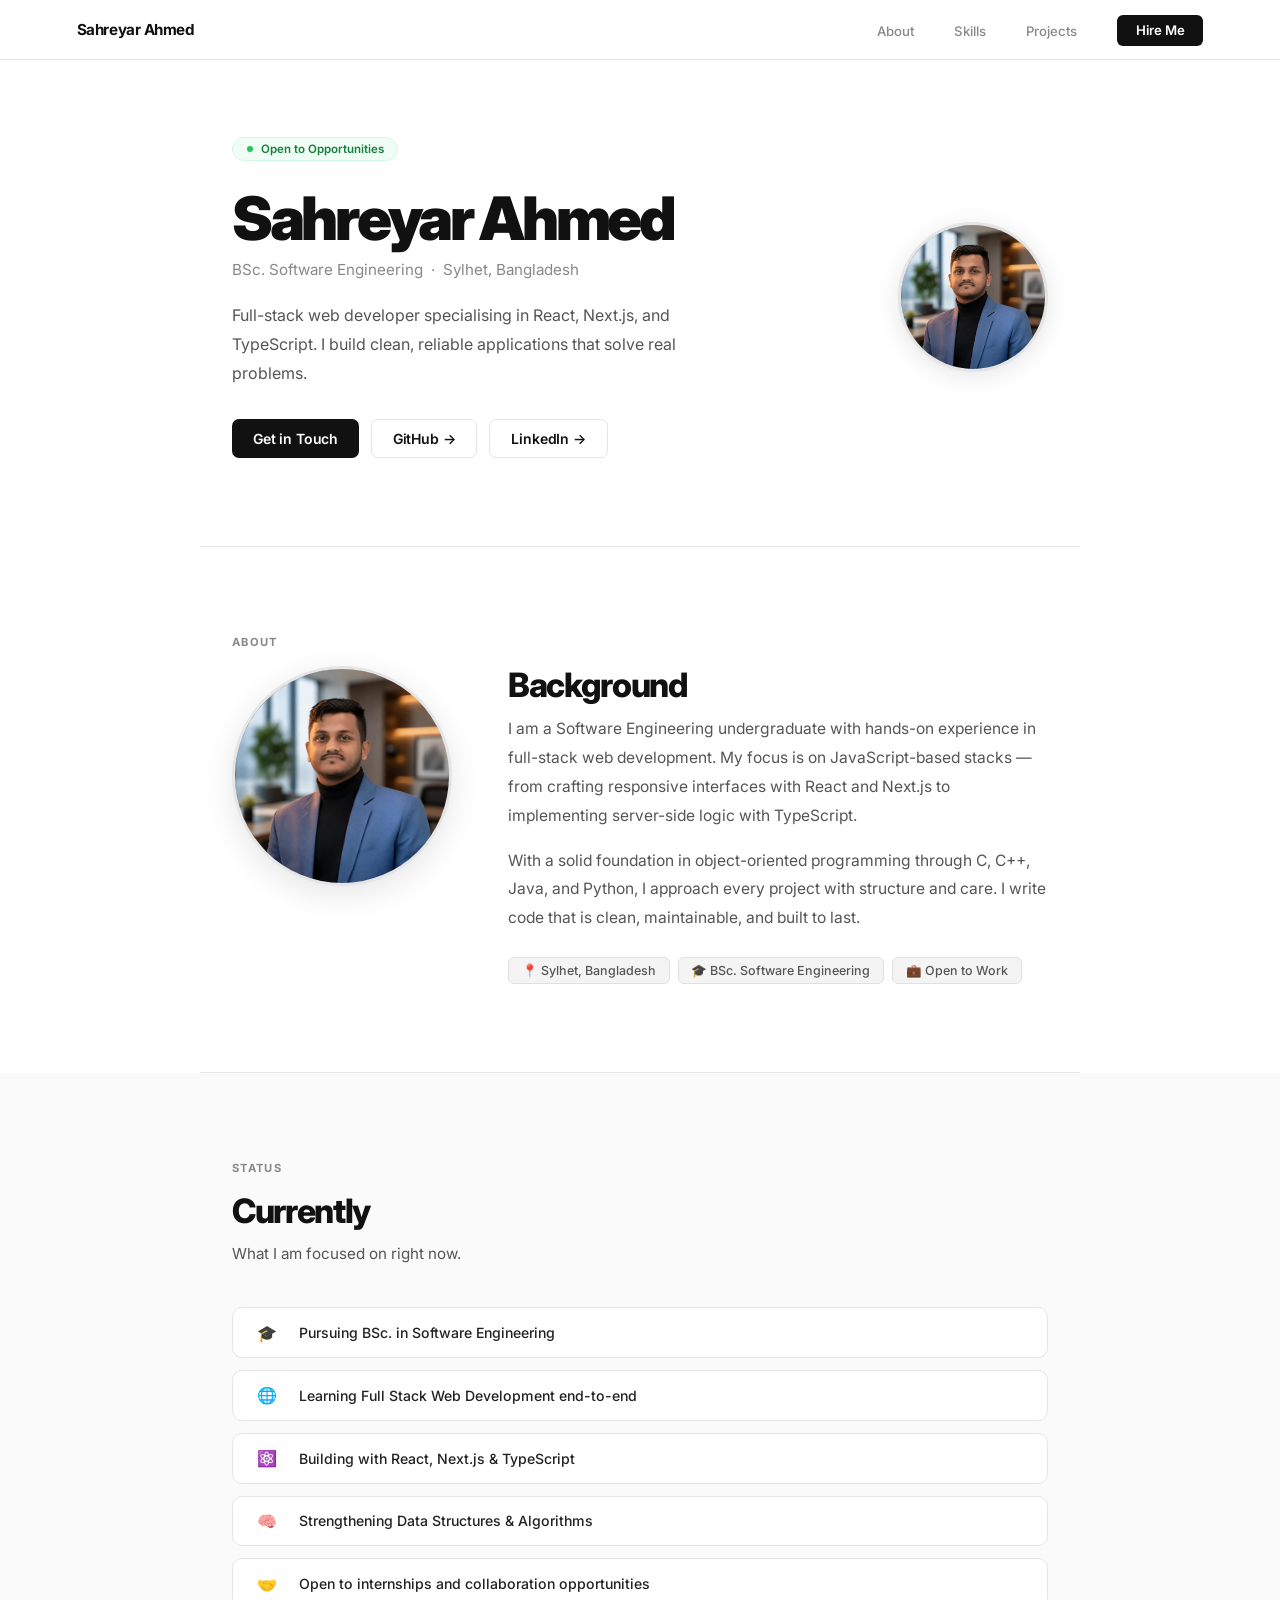
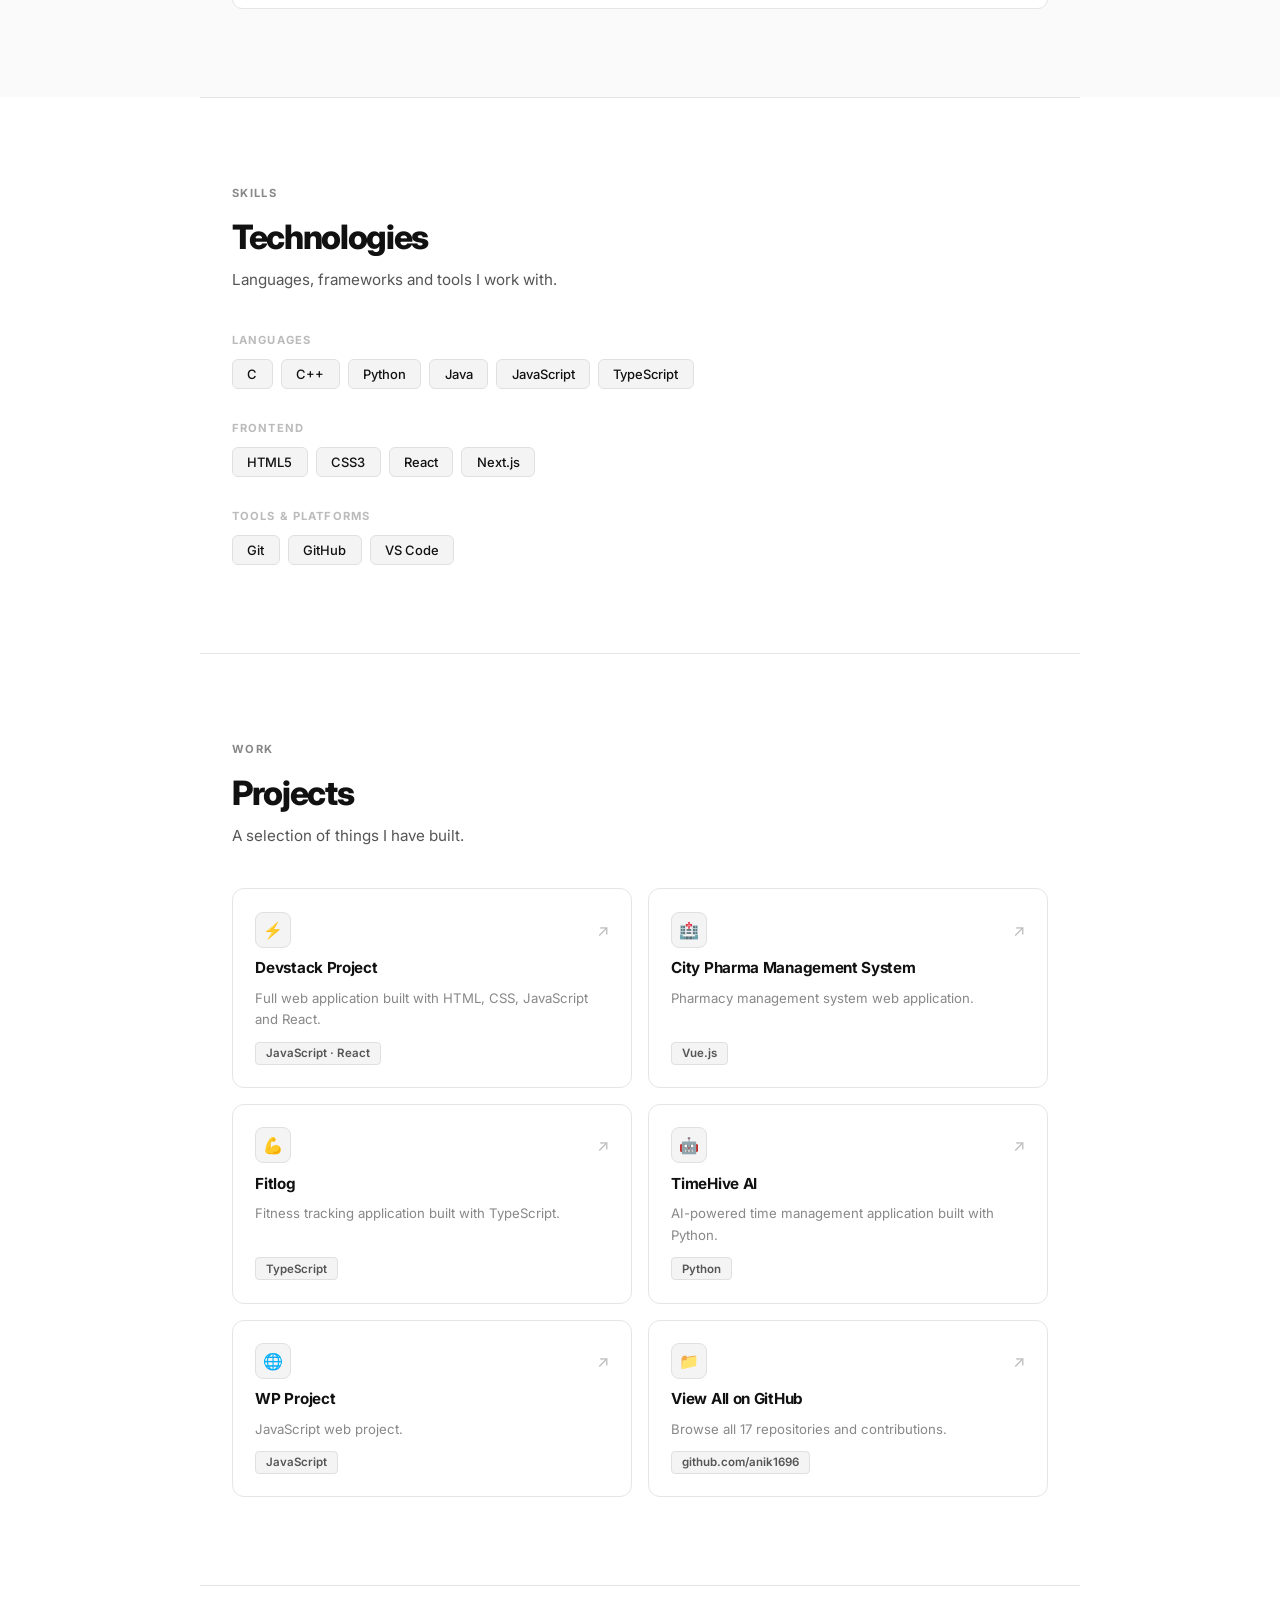
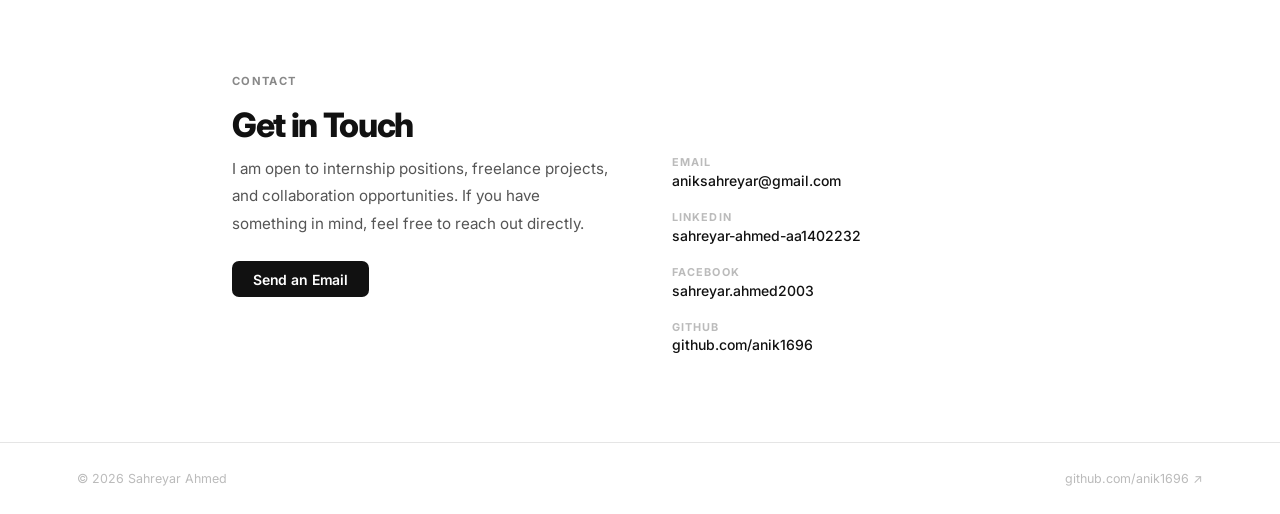
<file: index.html>
<!DOCTYPE html>
<html lang="en">
<head>
  <meta charset="UTF-8"/>
  <meta name="viewport" content="width=device-width, initial-scale=1.0"/>
  <title>Sahreyar Ahmed — Software Engineer</title>
  <link rel="preconnect" href="https://fonts.googleapis.com"/>
  <link href="https://fonts.googleapis.com/css2?family=Inter:wght@300;400;500;600;700;800;900&display=swap" rel="stylesheet"/>
  <style>
    *, *::before, *::after { box-sizing: border-box; margin: 0; padding: 0; }

    :root {
      --bg: #ffffff;
      --surface: #fafafa;
      --border: #e5e5e5;
      --text: #111111;
      --secondary: #555555;
      --muted: #888888;
      --subtle: #bbbbbb;
      --accent: #111111;
      --accent-hover: #333333;
      --tag-bg: #f4f4f4;
      --tag-border: #e0e0e0;
    }

    html { scroll-behavior: smooth; }

    body {
      font-family: 'Inter', -apple-system, sans-serif;
      background: var(--bg);
      color: var(--text);
      -webkit-font-smoothing: antialiased;
    }

    /* ── NAV ── */
    nav {
      position: fixed;
      inset: 0 0 auto 0;
      height: 60px;
      display: flex;
      align-items: center;
      justify-content: space-between;
      padding: 0 clamp(1.5rem, 6vw, 5rem);
      background: rgba(255,255,255,0.9);
      backdrop-filter: blur(12px);
      border-bottom: 1px solid var(--border);
      z-index: 999;
    }

    .nav-logo {
      font-size: 0.95rem;
      font-weight: 700;
      letter-spacing: -0.03em;
      color: var(--text);
      text-decoration: none;
    }

    .nav-links { display: flex; list-style: none; gap: 2.5rem; align-items: center; }

    .nav-links a {
      font-size: 0.825rem;
      font-weight: 500;
      color: var(--muted);
      text-decoration: none;
      transition: color 0.15s;
    }

    .nav-links a:hover { color: var(--text); }

    .nav-cta {
      padding: 0.45rem 1.15rem !important;
      background: var(--text) !important;
      color: #fff !important;
      border-radius: 6px;
      font-weight: 600 !important;
      transition: background 0.15s, transform 0.15s !important;
    }

    .nav-cta:hover { background: #333 !important; transform: translateY(-1px); }

    /* ── LAYOUT ── */
    .container {
      max-width: 880px;
      margin: 0 auto;
      padding: 0 clamp(1.5rem, 5vw, 2rem);
    }

    .sep {
      height: 1px;
      background: var(--border);
      max-width: 880px;
      margin: 0 auto;
    }

    section { padding: 5.5rem 0; }

    .eyebrow {
      font-size: 0.7rem;
      font-weight: 700;
      letter-spacing: 0.12em;
      text-transform: uppercase;
      color: var(--muted);
      margin-bottom: 1.1rem;
      display: block;
    }

    .section-title {
      font-size: clamp(1.6rem, 4vw, 2.1rem);
      font-weight: 800;
      letter-spacing: -0.04em;
      line-height: 1.15;
      margin-bottom: 0.65rem;
      color: var(--text);
    }

    .section-sub {
      font-size: 0.95rem;
      color: var(--secondary);
      margin-bottom: 2.5rem;
      line-height: 1.7;
      max-width: 500px;
    }

    /* ── HERO ── */
    #hero { padding-top: 8.5rem; padding-bottom: 5.5rem; }

    .hero-inner {
      display: grid;
      grid-template-columns: 1fr auto;
      gap: 4rem;
      align-items: center;
    }

    .hero-badge {
      display: inline-flex;
      align-items: center;
      gap: 0.5rem;
      border: 1px solid #d1fae5;
      background: #f0fdf4;
      border-radius: 999px;
      padding: 0.28rem 0.85rem;
      font-size: 0.72rem;
      font-weight: 600;
      color: #15803d;
      margin-bottom: 1.6rem;
    }

    .pulse {
      width: 6px; height: 6px;
      border-radius: 50%;
      background: #22c55e;
      animation: blink 2s infinite;
    }

    @keyframes blink {
      0%, 100% { opacity: 1; }
      50% { opacity: 0.3; }
    }

    .hero-text h1 {
      font-size: clamp(2.5rem, 7vw, 3.75rem);
      font-weight: 900;
      letter-spacing: -0.055em;
      line-height: 1.05;
      color: var(--text);
      margin-bottom: 0.6rem;
    }

    .hero-role {
      font-size: 0.95rem;
      color: var(--muted);
      font-weight: 400;
      margin-bottom: 1.4rem;
    }

    .hero-desc {
      font-size: 1rem;
      color: var(--secondary);
      line-height: 1.8;
      max-width: 460px;
      margin-bottom: 2rem;
    }

    .hero-actions { display: flex; gap: 0.75rem; flex-wrap: wrap; }

    .btn {
      display: inline-flex;
      align-items: center;
      gap: 0.35rem;
      padding: 0.6rem 1.3rem;
      border-radius: 7px;
      font-size: 0.875rem;
      font-weight: 600;
      text-decoration: none;
      transition: all 0.18s;
      letter-spacing: -0.01em;
    }

    .btn-dark {
      background: var(--text);
      color: #fff;
    }

    .btn-dark:hover {
      background: #333;
      transform: translateY(-1px);
      box-shadow: 0 4px 14px rgba(0,0,0,0.18);
    }

    .btn-ghost {
      border: 1px solid var(--border);
      color: var(--text);
      background: transparent;
    }

    .btn-ghost:hover {
      background: var(--surface);
      border-color: #aaa;
      transform: translateY(-1px);
    }

    /* HERO PHOTO — circular to hide black bg corners */
    .hero-photo-wrap {
      position: relative;
      width: 150px;
      height: 150px;
      flex-shrink: 0;
    }

    .hero-photo-wrap img {
      width: 150px;
      height: 150px;
      border-radius: 50%;
      object-fit: cover;
      object-position: center top;
      border: 3px solid var(--border);
      box-shadow: 0 4px 24px rgba(0,0,0,0.1);
      display: block;
      background: #f0f0f0;
    }

    /* ── ABOUT ── */
    .about-grid {
      display: grid;
      grid-template-columns: auto 1fr;
      gap: 3.5rem;
      align-items: flex-start;
    }

    /* Fix: circular photo so black corners are hidden */
    .about-photo {
      width: 220px;
      height: 220px;
      border-radius: 50%;
      object-fit: cover;
      object-position: center top;
      border: 3px solid var(--border);
      box-shadow: 0 8px 32px rgba(0,0,0,0.1);
      flex-shrink: 0;
      display: block;
      background: #f0f0f0;
    }

    .about-content p {
      font-size: 0.975rem;
      color: var(--secondary);
      line-height: 1.85;
      margin-bottom: 1rem;
    }

    .about-content p:last-child { margin-bottom: 0; }

    .about-meta {
      display: flex;
      flex-wrap: wrap;
      gap: 0.5rem;
      margin-top: 1.5rem;
    }

    .meta-tag {
      display: inline-flex;
      align-items: center;
      gap: 0.3rem;
      padding: 0.3rem 0.8rem;
      background: var(--tag-bg);
      border: 1px solid var(--tag-border);
      border-radius: 6px;
      font-size: 0.78rem;
      font-weight: 500;
      color: var(--secondary);
    }

    /* ── CURRENTLY ── */
    #currently { background: var(--surface); }

    .status-list {
      display: flex;
      flex-direction: column;
      gap: 0.75rem;
    }

    .status-row {
      display: flex;
      align-items: center;
      gap: 1rem;
      padding: 0.9rem 1.1rem;
      background: #fff;
      border: 1px solid var(--border);
      border-radius: 10px;
      transition: border-color 0.18s;
    }

    .status-row:hover { border-color: #aaa; }

    .status-row .s-icon {
      font-size: 1rem;
      width: 32px;
      text-align: center;
      flex-shrink: 0;
    }

    .status-row span {
      font-size: 0.88rem;
      font-weight: 500;
      color: #222;
    }

    /* ── SKILLS ── */
    .skills-wrapper { display: flex; flex-direction: column; gap: 2rem; }

    .skill-group-label {
      font-size: 0.7rem;
      font-weight: 700;
      text-transform: uppercase;
      letter-spacing: 0.1em;
      color: var(--subtle);
      margin-bottom: 0.75rem;
    }

    .skill-chips { display: flex; flex-wrap: wrap; gap: 0.5rem; }

    .chip {
      padding: 0.38rem 0.9rem;
      background: var(--tag-bg);
      border: 1px solid var(--tag-border);
      border-radius: 6px;
      font-size: 0.81rem;
      font-weight: 500;
      color: var(--text);
      transition: all 0.15s;
      cursor: default;
    }

    .chip:hover {
      background: var(--text);
      color: #fff;
      border-color: var(--text);
      transform: translateY(-1px);
    }

    /* ── PROJECTS ── */
    .projects-grid {
      display: grid;
      grid-template-columns: repeat(auto-fill, minmax(350px, 1fr));
      gap: 1rem;
    }

    .project-card {
      padding: 1.4rem;
      border: 1px solid var(--border);
      border-radius: 12px;
      text-decoration: none;
      color: inherit;
      background: #fff;
      transition: all 0.2s;
      display: flex;
      flex-direction: column;
      gap: 0.65rem;
    }

    .project-card:hover {
      border-color: #aaa;
      transform: translateY(-2px);
      box-shadow: 0 6px 24px rgba(0,0,0,0.07);
    }

    .project-top {
      display: flex;
      justify-content: space-between;
      align-items: center;
    }

    .project-icon {
      width: 36px; height: 36px;
      border-radius: 8px;
      background: var(--tag-bg);
      border: 1px solid var(--tag-border);
      display: flex;
      align-items: center;
      justify-content: center;
      font-size: 1rem;
    }

    .project-arrow {
      font-size: 1rem;
      color: var(--subtle);
      transition: transform 0.18s, color 0.18s;
    }

    .project-card:hover .project-arrow {
      transform: translate(2px, -2px);
      color: var(--text);
    }

    .project-name {
      font-size: 0.95rem;
      font-weight: 700;
      letter-spacing: -0.02em;
      color: var(--text);
    }

    .project-desc {
      font-size: 0.825rem;
      color: var(--muted);
      line-height: 1.65;
      flex: 1;
    }

    .project-lang {
      font-size: 0.72rem;
      font-weight: 600;
      color: var(--secondary);
      background: var(--tag-bg);
      border: 1px solid var(--tag-border);
      padding: 0.22rem 0.6rem;
      border-radius: 4px;
      width: fit-content;
    }

    /* ── CONTACT ── */
    .contact-grid {
      display: grid;
      grid-template-columns: 1fr 1fr;
      gap: 4rem;
      align-items: start;
    }

    .contact-intro p {
      font-size: 0.95rem;
      color: var(--secondary);
      line-height: 1.8;
      margin-bottom: 1.5rem;
    }

    .contact-list { display: flex; flex-direction: column; gap: 1.25rem; }

    .contact-item { display: flex; flex-direction: column; gap: 0.18rem; }

    .c-label {
      font-size: 0.68rem;
      font-weight: 700;
      text-transform: uppercase;
      letter-spacing: 0.1em;
      color: var(--subtle);
    }

    .contact-item a {
      font-size: 0.875rem;
      font-weight: 500;
      color: var(--text);
      text-decoration: none;
      border-bottom: 1px solid transparent;
      transition: border-color 0.15s;
      width: fit-content;
    }

    .contact-item a:hover { border-color: var(--text); }

    /* ── FOOTER ── */
    footer {
      border-top: 1px solid var(--border);
      padding: 1.75rem clamp(1.5rem, 6vw, 5rem);
      display: flex;
      justify-content: space-between;
      align-items: center;
    }

    footer p, footer a { font-size: 0.78rem; color: var(--subtle); text-decoration: none; }
    footer a:hover { color: var(--text); }

    /* ── FADE IN ── */
    .fade-in {
      opacity: 0;
      transform: translateY(18px);
      transition: opacity 0.5s ease, transform 0.5s ease;
    }

    .fade-in.visible { opacity: 1; transform: translateY(0); }

    @media (max-width: 680px) {
      .nav-links { display: none; }
      .hero-inner { grid-template-columns: 1fr; }
      .hero-photo-wrap { display: none; }
      .about-grid { grid-template-columns: 1fr; }
      .about-photo { width: 160px; height: 160px; margin: 0 auto; }
      .projects-grid { grid-template-columns: 1fr; }
      .contact-grid { grid-template-columns: 1fr; gap: 2rem; }
      footer { flex-direction: column; gap: 0.5rem; }
    }
  </style>
</head>
<body>

  <!-- NAV -->
  <nav>
    <a href="#hero" class="nav-logo">Sahreyar Ahmed</a>
    <ul class="nav-links">
      <li><a href="#about">About</a></li>
      <li><a href="#skills">Skills</a></li>
      <li><a href="#projects">Projects</a></li>
      <li><a href="#contact" class="nav-cta">Hire Me</a></li>
    </ul>
  </nav>

  <!-- HERO -->
  <div class="container">
    <section id="hero">
      <div class="hero-inner">
        <div class="hero-text fade-in">
          <div class="hero-badge"><div class="pulse"></div> Open to Opportunities</div>
          <h1>Sahreyar Ahmed</h1>
          <p class="hero-role">BSc. Software Engineering &nbsp;·&nbsp; Sylhet, Bangladesh</p>
          <p class="hero-desc">Full-stack web developer specialising in React, Next.js, and TypeScript. I build clean, reliable applications that solve real problems.</p>
          <div class="hero-actions">
            <a href="mailto:aniksahreyar@gmail.com" class="btn btn-dark">Get in Touch</a>
            <a href="https://github.com/anik1696" target="_blank" class="btn btn-ghost">GitHub →</a>
            <a href="https://www.linkedin.com/in/sahreyar-ahmed-aa1402232" target="_blank" class="btn btn-ghost">LinkedIn →</a>
          </div>
        </div>
        <div class="hero-photo-wrap fade-in">
          <img src="profile.jpg" alt="Sahreyar Ahmed"/>
        </div>
      </div>
    </section>
  </div>

  <div class="sep"></div>

  <!-- ABOUT -->
  <div class="container">
    <section id="about" class="fade-in">
      <span class="eyebrow">About</span>
      <div class="about-grid">
        <img src="profile.jpg" alt="Sahreyar Ahmed" class="about-photo"/>
        <div class="about-content">
          <h2 class="section-title">Background</h2>
          <p>I am a Software Engineering undergraduate with hands-on experience in full-stack web development. My focus is on JavaScript-based stacks — from crafting responsive interfaces with React and Next.js to implementing server-side logic with TypeScript.</p>
          <p>With a solid foundation in object-oriented programming through C, C++, Java, and Python, I approach every project with structure and care. I write code that is clean, maintainable, and built to last.</p>
          <div class="about-meta">
            <span class="meta-tag">📍 Sylhet, Bangladesh</span>
            <span class="meta-tag">🎓 BSc. Software Engineering</span>
            <span class="meta-tag">💼 Open to Work</span>
          </div>
        </div>
      </div>
    </section>
  </div>

  <div class="sep"></div>

  <!-- CURRENTLY -->
  <section id="currently">
    <div class="container fade-in">
      <span class="eyebrow">Status</span>
      <h2 class="section-title">Currently</h2>
      <p class="section-sub">What I am focused on right now.</p>
      <div class="status-list">
        <div class="status-row"><span class="s-icon">🎓</span><span>Pursuing BSc. in Software Engineering</span></div>
        <div class="status-row"><span class="s-icon">🌐</span><span>Learning Full Stack Web Development end-to-end</span></div>
        <div class="status-row"><span class="s-icon">⚛️</span><span>Building with React, Next.js &amp; TypeScript</span></div>
        <div class="status-row"><span class="s-icon">🧠</span><span>Strengthening Data Structures &amp; Algorithms</span></div>
        <div class="status-row"><span class="s-icon">🤝</span><span>Open to internships and collaboration opportunities</span></div>
      </div>
    </div>
  </section>

  <div class="sep"></div>

  <!-- SKILLS -->
  <div class="container">
    <section id="skills" class="fade-in">
      <span class="eyebrow">Skills</span>
      <h2 class="section-title">Technologies</h2>
      <p class="section-sub">Languages, frameworks and tools I work with.</p>
      <div class="skills-wrapper">
        <div>
          <div class="skill-group-label">Languages</div>
          <div class="skill-chips">
            <span class="chip">C</span><span class="chip">C++</span><span class="chip">Python</span>
            <span class="chip">Java</span><span class="chip">JavaScript</span><span class="chip">TypeScript</span>
          </div>
        </div>
        <div>
          <div class="skill-group-label">Frontend</div>
          <div class="skill-chips">
            <span class="chip">HTML5</span><span class="chip">CSS3</span>
            <span class="chip">React</span><span class="chip">Next.js</span>
          </div>
        </div>
        <div>
          <div class="skill-group-label">Tools &amp; Platforms</div>
          <div class="skill-chips">
            <span class="chip">Git</span><span class="chip">GitHub</span><span class="chip">VS Code</span>
          </div>
        </div>
      </div>
    </section>
  </div>

  <div class="sep"></div>

  <!-- PROJECTS -->
  <div class="container">
    <section id="projects" class="fade-in">
      <span class="eyebrow">Work</span>
      <h2 class="section-title">Projects</h2>
      <p class="section-sub">A selection of things I have built.</p>
      <div class="projects-grid">

        <a href="https://github.com/anik1696/Devstack-project" target="_blank" class="project-card">
          <div class="project-top"><div class="project-icon">⚡</div><span class="project-arrow">↗</span></div>
          <div class="project-name">Devstack Project</div>
          <div class="project-desc">Full web application built with HTML, CSS, JavaScript and React.</div>
          <span class="project-lang">JavaScript · React</span>
        </a>

        <a href="https://github.com/anik1696/The-City-Pharma-Management-System" target="_blank" class="project-card">
          <div class="project-top"><div class="project-icon">🏥</div><span class="project-arrow">↗</span></div>
          <div class="project-name">City Pharma Management System</div>
          <div class="project-desc">Pharmacy management system web application.</div>
          <span class="project-lang">Vue.js</span>
        </a>

        <a href="https://github.com/anik1696/fitlog" target="_blank" class="project-card">
          <div class="project-top"><div class="project-icon">💪</div><span class="project-arrow">↗</span></div>
          <div class="project-name">Fitlog</div>
          <div class="project-desc">Fitness tracking application built with TypeScript.</div>
          <span class="project-lang">TypeScript</span>
        </a>

        <a href="https://github.com/anik1696/TimeHiveAI" target="_blank" class="project-card">
          <div class="project-top"><div class="project-icon">🤖</div><span class="project-arrow">↗</span></div>
          <div class="project-name">TimeHive AI</div>
          <div class="project-desc">AI-powered time management application built with Python.</div>
          <span class="project-lang">Python</span>
        </a>

        <a href="https://github.com/anik1696/WPProject" target="_blank" class="project-card">
          <div class="project-top"><div class="project-icon">🌐</div><span class="project-arrow">↗</span></div>
          <div class="project-name">WP Project</div>
          <div class="project-desc">JavaScript web project.</div>
          <span class="project-lang">JavaScript</span>
        </a>

        <a href="https://github.com/anik1696" target="_blank" class="project-card">
          <div class="project-top"><div class="project-icon">📁</div><span class="project-arrow">↗</span></div>
          <div class="project-name">View All on GitHub</div>
          <div class="project-desc">Browse all 17 repositories and contributions.</div>
          <span class="project-lang">github.com/anik1696</span>
        </a>

      </div>
    </section>
  </div>

  <div class="sep"></div>

  <!-- CONTACT -->
  <div class="container">
    <section id="contact" class="fade-in">
      <span class="eyebrow">Contact</span>
      <h2 class="section-title">Get in Touch</h2>
      <div class="contact-grid">
        <div class="contact-intro">
          <p>I am open to internship positions, freelance projects, and collaboration opportunities. If you have something in mind, feel free to reach out directly.</p>
          <a href="mailto:aniksahreyar@gmail.com" class="btn btn-dark">Send an Email</a>
        </div>
        <div class="contact-list">
          <div class="contact-item">
            <span class="c-label">Email</span>
            <a href="mailto:aniksahreyar@gmail.com">aniksahreyar@gmail.com</a>
          </div>
          <div class="contact-item">
            <span class="c-label">LinkedIn</span>
            <a href="https://www.linkedin.com/in/sahreyar-ahmed-aa1402232" target="_blank">sahreyar-ahmed-aa1402232</a>
          </div>
          <div class="contact-item">
            <span class="c-label">Facebook</span>
            <a href="https://www.facebook.com/sahreyar.ahmed2003" target="_blank">sahreyar.ahmed2003</a>
          </div>
          <div class="contact-item">
            <span class="c-label">GitHub</span>
            <a href="https://github.com/anik1696" target="_blank">github.com/anik1696</a>
          </div>
        </div>
      </div>
    </section>
  </div>

  <!-- FOOTER -->
  <footer>
    <p>© 2026 Sahreyar Ahmed</p>
    <a href="https://github.com/anik1696" target="_blank">github.com/anik1696 ↗</a>
  </footer>

  <script>
    const observer = new IntersectionObserver((entries) => {
      entries.forEach(e => {
        if (e.isIntersecting) { e.target.classList.add('visible'); observer.unobserve(e.target); }
      });
    }, { threshold: 0.08 });
    document.querySelectorAll('.fade-in').forEach(el => observer.observe(el));
  </script>

</body>
</html>
</file>
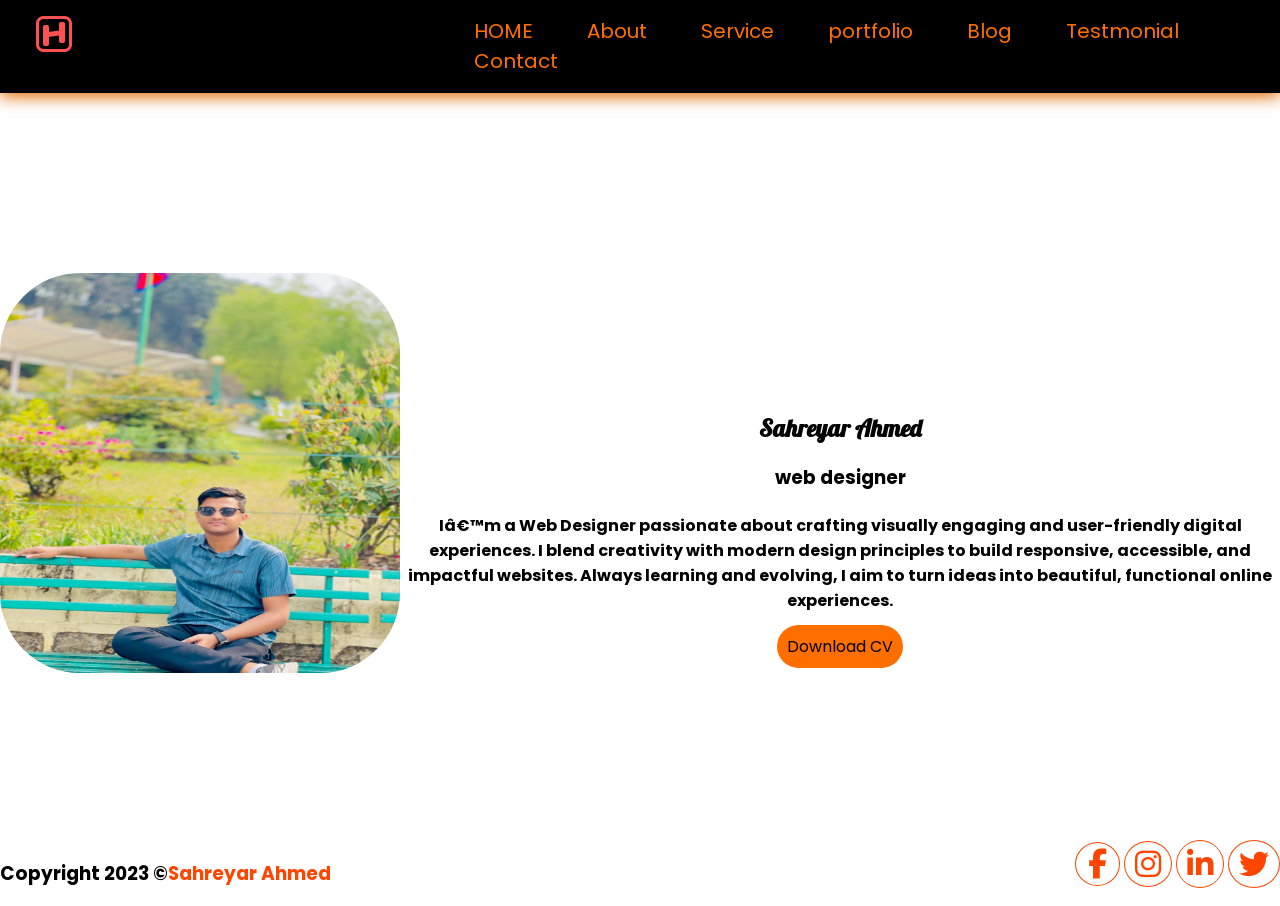
<file: about.html>
<!DOCTYPE html>
<html>

<head>
    <link rel="stylesheet" href="https://cdnjs.cloudflare.com/ajax/libs/font-awesome/6.4.2/css/all.min.css" integrity="sha512-z3gLpd7yknf1YoNbCzqRKc4qyor8gaKU1qmn+CShxbuBusANI9QpRohGBreCFkKxLhei6S9CQXFEbbKuqLg0DA==" crossorigin="anonymous" referrerpolicy="no-referrer"
    />
    <link rel="preconnect" href="https://fonts.googleapis.com">
    <link rel="preconnect" href="https://fonts.gstatic.com" crossorigin>
    <link href="https://fonts.googleapis.com/css2?family=Lobster&family=Poppins:wght@100;200;300;400;500;600;700;800;900&display=swap" rel="stylesheet">
    <link rel="stylesheet" href="style.css">
</head>

<body>
    <div class="header">
        <div class="logo">
            <img src="logo.png">

        </div>
        <div class="menu">
            <ul>
                <li>
                    <a href="home.html">HOME</a>
                </li>
                <li>
                    <a href="about.html">About</a>
                </li>
                <li>
                    <a href="service.html">Service</a>
                </li>
                <li>
                    <a href="portfolio.html">portfolio</a>
                </li>
                <li>
                    <a href="blog.html">Blog</a>
                </li>
                <li>
                    <a href="testmonial.html">Testmonial</a>
                </li>
                <li>
                    <a href="contact.html">Contact</a>
                </li>

            </ul>

        </div>
    </div>

    <div class="about">

    </div>
    <div class="info">
        <div class="info_img">
            <img src="anik.jpeg">
        </div>
        <div class="info_content">
            <h2>Sahreyar Ahmed</h2>
            <h3>web designer</h3>
            <h4>I’m a Web Designer passionate about crafting visually engaging and user-friendly digital experiences.
                I blend creativity with modern design principles to build responsive, accessible, and impactful websites.
                Always learning and evolving, I aim to turn ideas into beautiful, functional online experiences.</h4>
            <a href="#">Download CV</a>
        </div>
    </div>

    </div>




    <div class="footer">
        <div class="footer_content">
            <h3>Copyright 2023 &copy; </h3>
            <div class="cr_name">
                <h3> Sahreyar Ahmed</h3>
            </div>


        </div>
        <div class="footer_icon">
            <a href="#"><i class="fa-brands fa-facebook-f facebook"></i></a>
            <a href="#"><i class="fa-brands fa-instagram instagram"></i></a>
            <a href="#"><i class="fa-brands fa-linkedin-in linkdin"></i></a>
            <a href="#"><i class="fa-brands fa-twitter twitter"></i></a>

        </div>
    </div>

</body>

</html>
</file>
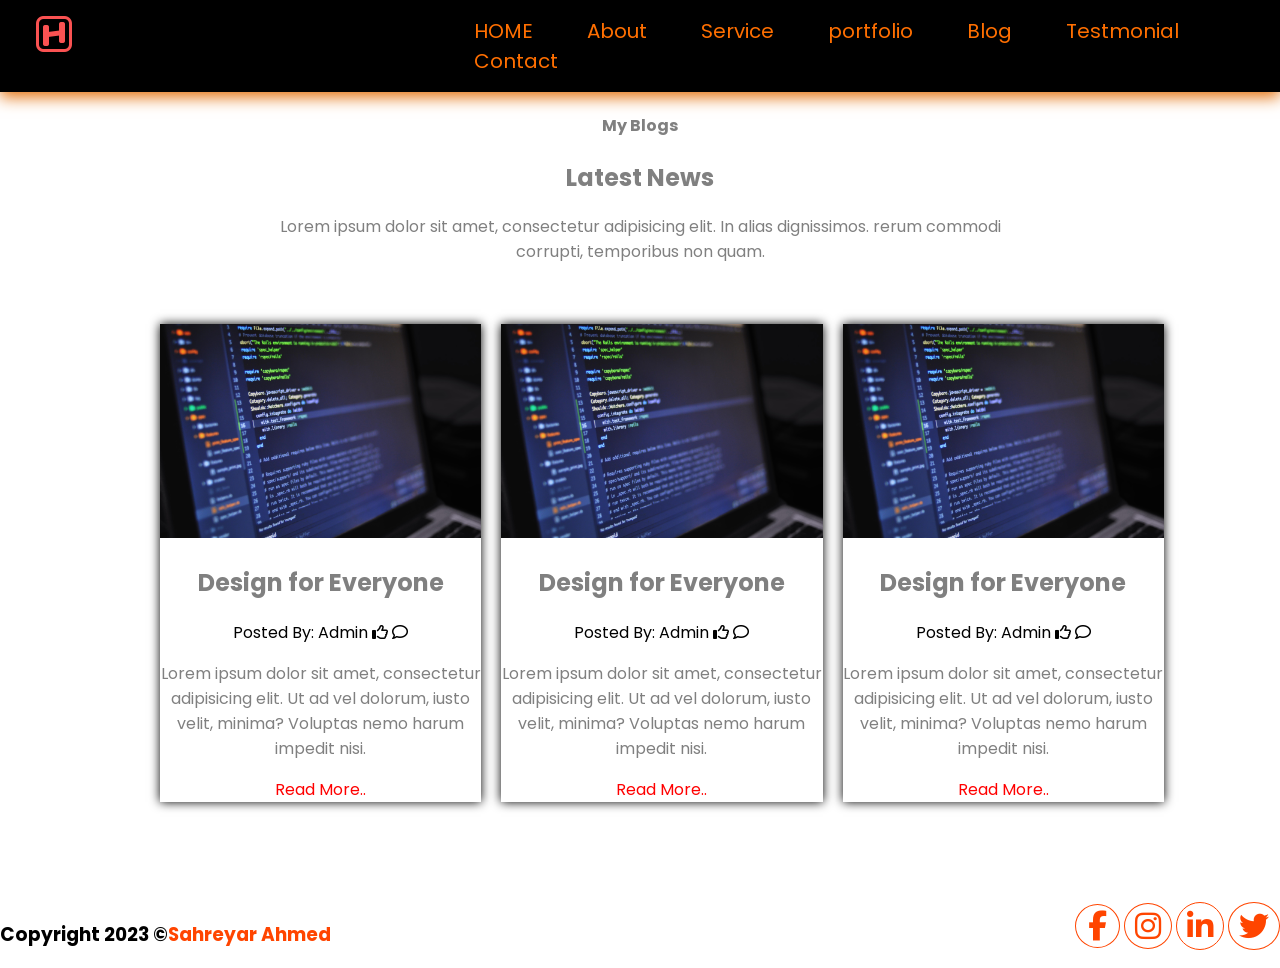
<file: blog.html>
<!DOCTYPE html>
<html>

<head>
    <link rel="stylesheet" href="https://cdnjs.cloudflare.com/ajax/libs/font-awesome/6.4.2/css/all.min.css" integrity="sha512-z3gLpd7yknf1YoNbCzqRKc4qyor8gaKU1qmn+CShxbuBusANI9QpRohGBreCFkKxLhei6S9CQXFEbbKuqLg0DA==" crossorigin="anonymous" referrerpolicy="no-referrer"
    />
    <link rel="preconnect" href="https://fonts.googleapis.com">
    <link rel="preconnect" href="https://fonts.gstatic.com" crossorigin>
    <link href="https://fonts.googleapis.com/css2?family=Lobster&family=Poppins:wght@100;200;300;400;500;600;700;800;900&display=swap" rel="stylesheet">
    <link rel="stylesheet" href="style.css">
</head>

<body>
    <div class="header">
        <div class="logo">
            <img src="logo.png">

        </div>
        <div class="menu">
            <ul>
                <li>
                    <a href="#">HOME</a>
                </li>
                <li>
                    <a href="about.html">About</a>
                </li>
                <li>
                    <a href="service.html">Service</a>
                </li>
                <li>
                    <a href="portfolio.html">portfolio</a>
                </li>
                <li>
                    <a href="blog.html">Blog</a>
                </li>
                <li>
                    <a href="testmonial.html">Testmonial</a>
                </li>
                <li>
                    <a href="contact.html">Contact</a>
                </li>

            </ul>

        </div>
    </div>


    <div class="blog">
        <div class="blog_content">
            <h4>My Blogs</h4>
            <h2>Latest News</h2>
            <p>Lorem ipsum dolor sit amet, consectetur adipisicing elit. In alias dignissimos. rerum commodi corrupti, temporibus non quam.

            </p>
        </div>
        <div class="blogs">
            <div class="blog_item">
                <img src="html.jpg">
                <h2>Design for Everyone</h2>
                <a href="#">Posted By: Admin</a>
                <a href="#"><i class="fa-regular fa-thumbs-up"></i></a>
                <a href="#"><i class="fa-regular fa-comment"></i></a>
                <p>Lorem ipsum dolor sit amet, consectetur adipisicing elit. Ut ad vel dolorum, iusto velit, minima? Voluptas nemo harum impedit nisi.</p>
                <a class="tow" href="#">Read More..</a>
            </div>
            <div class="blog_item">
                <img src="html.jpg">
                <h2>Design for Everyone</h2>
                <a href="#">Posted By: Admin</a>
                <a href="#"><i class="fa-regular fa-thumbs-up"></i></a>
                <a href="#"><i class="fa-regular fa-comment"></i></a>
                <p>Lorem ipsum dolor sit amet, consectetur adipisicing elit. Ut ad vel dolorum, iusto velit, minima? Voluptas nemo harum impedit nisi.</p>
                <a class="tow" href="#">Read More..</a>
            </div>
            <div class="blog_item">
                <img src="html.jpg">
                <h2>Design for Everyone</h2>
                <a href="#">Posted By: Admin</a>
                <a href="#"><i class="fa-regular fa-thumbs-up"></i></a>
                <a href="#"><i class="fa-regular fa-comment"></i></a>
                <p>Lorem ipsum dolor sit amet, consectetur adipisicing elit. Ut ad vel dolorum, iusto velit, minima? Voluptas nemo harum impedit nisi.</p>
                <a class="tow" href="#">Read More..</a>
            </div>
        </div>
    </div>



    <div class="footer">
        <div class="footer_content">
            <h3>Copyright 2023 &copy; </h3>
            <div class="cr_name">
                <h3>Sahreyar Ahmed</h3>
            </div>


        </div>
        <div class="footer_icon">
            <a href="#"><i class="fa-brands fa-facebook-f facebook"></i></a>
            <a href="#"><i class="fa-brands fa-instagram instagram"></i></a>
            <a href="#"><i class="fa-brands fa-linkedin-in linkdin"></i></a>
            <a href="#"><i class="fa-brands fa-twitter twitter"></i></a>

        </div>
    </div>

</body>

</html>
</file>
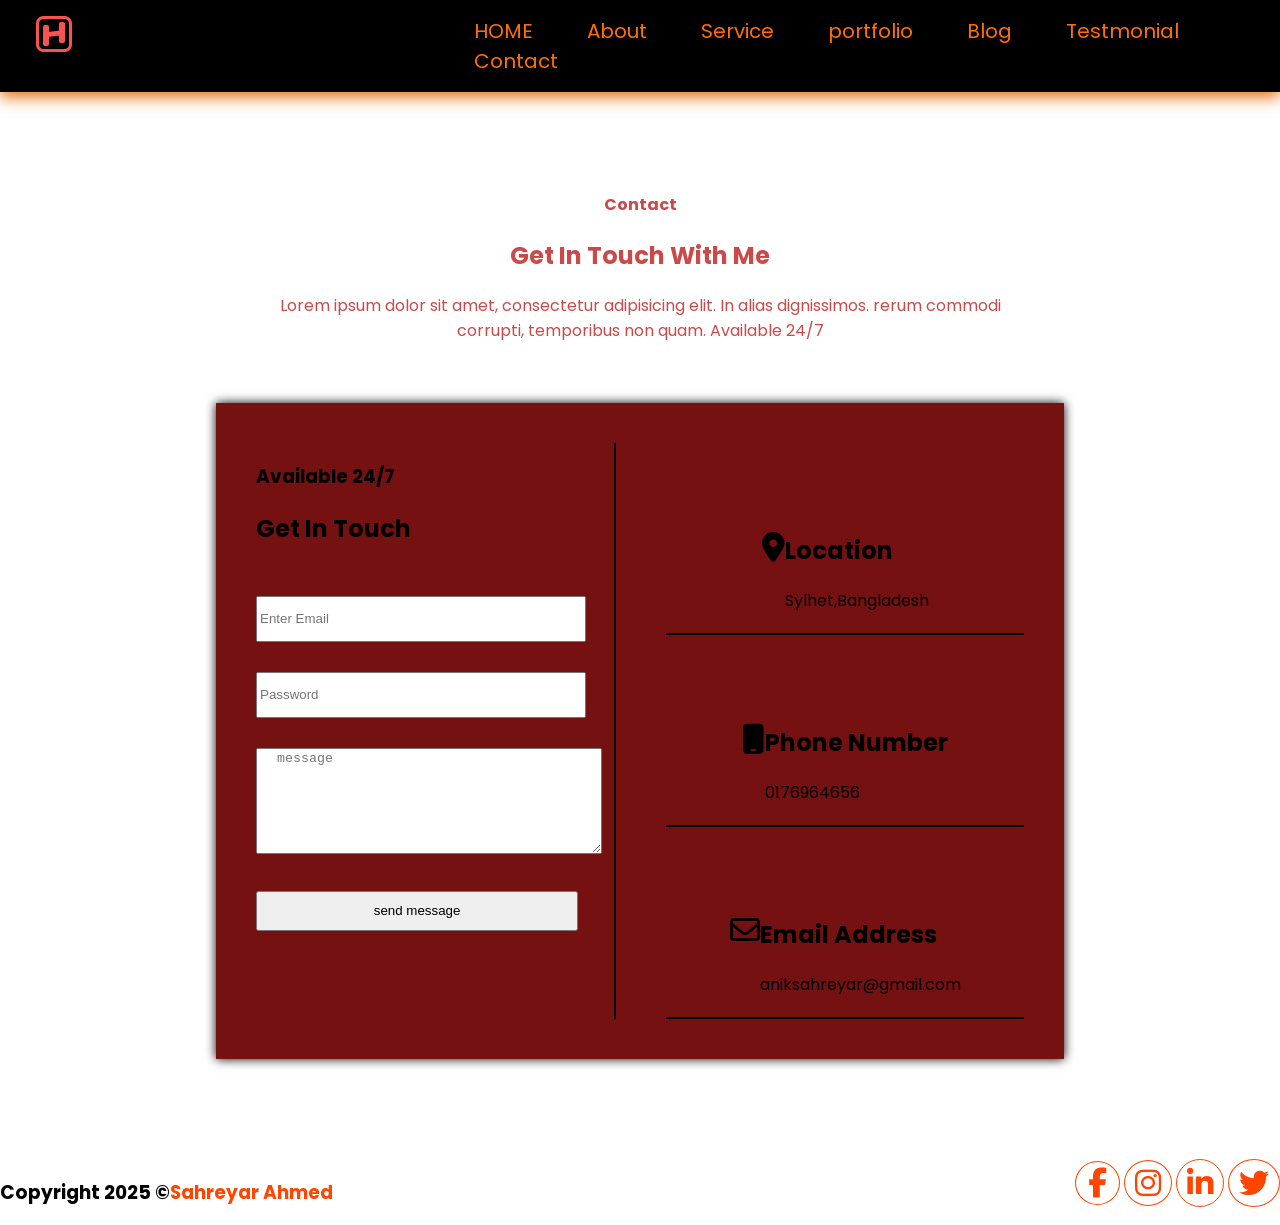
<file: contact.html>
<!DOCTYPE html>
<html>

<head>
    <link rel="stylesheet" href="https://cdnjs.cloudflare.com/ajax/libs/font-awesome/6.4.2/css/all.min.css" integrity="sha512-z3gLpd7yknf1YoNbCzqRKc4qyor8gaKU1qmn+CShxbuBusANI9QpRohGBreCFkKxLhei6S9CQXFEbbKuqLg0DA==" crossorigin="anonymous" referrerpolicy="no-referrer"
    />
    <link rel="preconnect" href="https://fonts.googleapis.com">
    <link rel="preconnect" href="https://fonts.gstatic.com" crossorigin>
    <link href="https://fonts.googleapis.com/css2?family=Lobster&family=Poppins:wght@100;200;300;400;500;600;700;800;900&display=swap" rel="stylesheet">
    <link rel="stylesheet" href="style.css">
</head>

<body>
    <div class="header">
        <div class="logo">
            <img src="logo.png">

        </div>
        <div class="menu">
            <ul>
                <li>
                    <a href="#">HOME</a>
                </li>
                <li>
                    <a href="about.html">About</a>
                </li>
                <li>
                    <a href="service.html">Service</a>
                </li>
                <li>
                    <a href="portfolio.html">portfolio</a>
                </li>
                <li>
                    <a href="blog.html">Blog</a>
                </li>
                <li>
                    <a href="testmonial.html">Testmonial</a>
                </li>
                <li>
                    <a href="contact.html">Contact</a>
                </li>

            </ul>

        </div>
    </div>



    <div class="contact">
        <div class="contact_content">
            <h4>Contact</h4>
            <h2>Get In Touch With Me</h2>
            <p>Lorem ipsum dolor sit amet, consectetur adipisicing elit. In alias dignissimos. rerum commodi corrupti, temporibus non quam. Available 24/7</p>
        </div>

        <div class="contact_item">
            <div class="contact_form">
                <h3>Available 24/7</h3>
                <h2>Get In Touch</h2>

                <form>
                    <input type="email" placeholder="Enter Email">
                    <input type="password" placeholder="Password">
                    <textarea placeholder="message"></textarea>
                    <input type="submit" value="send message">
                </form>
            </div>
            <div class="contact_address">
                <div class="ca_iteam">
                    <div class="ca_icon">
                        <i class="fa-solid fa-location-dot"></i>
                    </div>
                    <div class="ca_content">
                        <h2>Location</h2>
                        <p>Sylhet,Bangladesh </p>
                    </div>

                </div>
                <div class="ca_iteam">
                    <div class="ca_icon">
                        <i class="fa-solid fa-mobile"></i>
                    </div>
                    <div class="ca_content">
                        <h2>Phone Number</h2>
                        <p>0176964656</p>
                    </div>

                </div>
                <div class="ca_iteam">
                    <div class="ca_icon">
                        <i class="fa-regular fa-envelope"></i>
                    </div>
                    <div class="ca_content">
                        <h2>Email Address</h2>
                        <p> aniksahreyar@gmail.com</p>
                    </div>

                </div>

            </div>

        </div>

    </div>



    <div class="footer">
        <div class="footer_content">
            <h3>Copyright 2025 &copy; </h3>
            <div class="cr_name">
                <h3> Sahreyar Ahmed</h3>
            </div>


        </div>
        <div class="footer_icon">
            <a href="#"><i class="fa-brands fa-facebook-f facebook"></i></a>
            <a href="#"><i class="fa-brands fa-instagram instagram"></i></a>
            <a href="#"><i class="fa-brands fa-linkedin-in linkdin"></i></a>
            <a href="#"><i class="fa-brands fa-twitter twitter"></i></a>

        </div>
    </div>

</body>

</html>
</file>
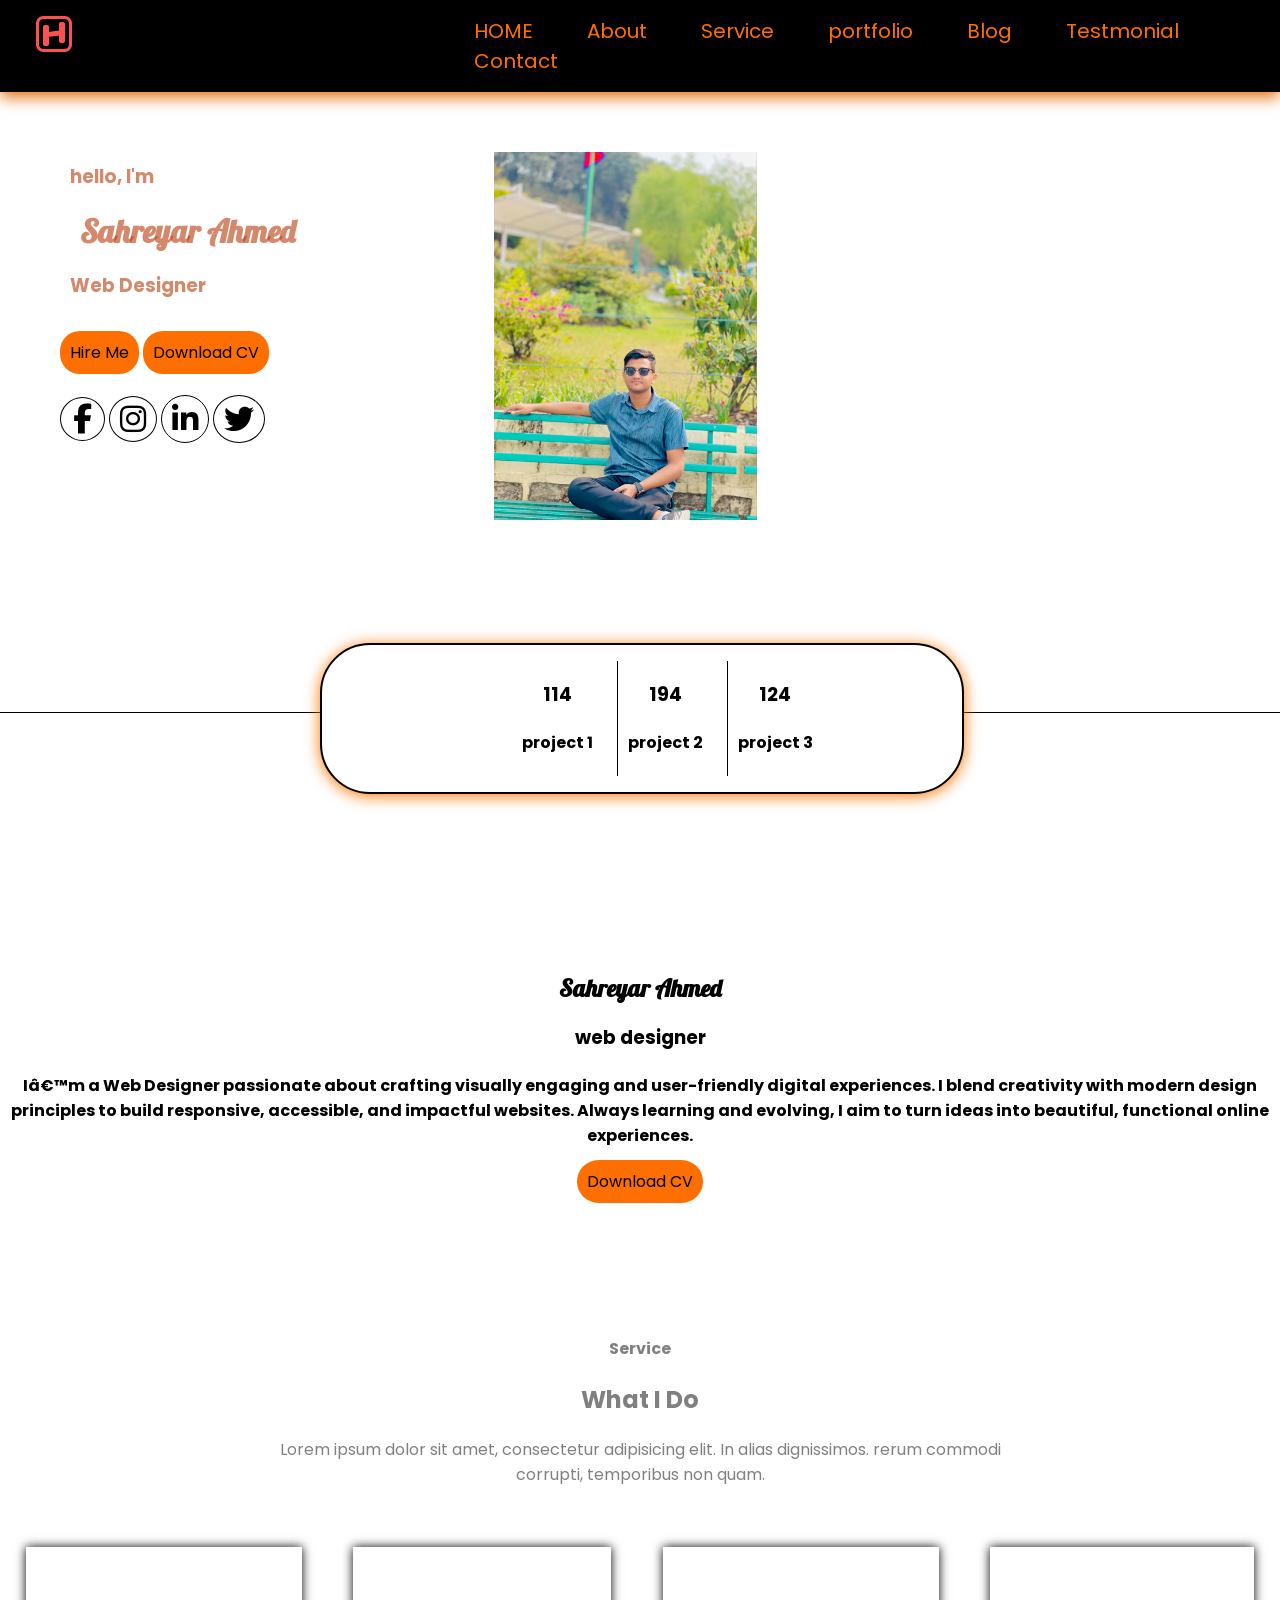
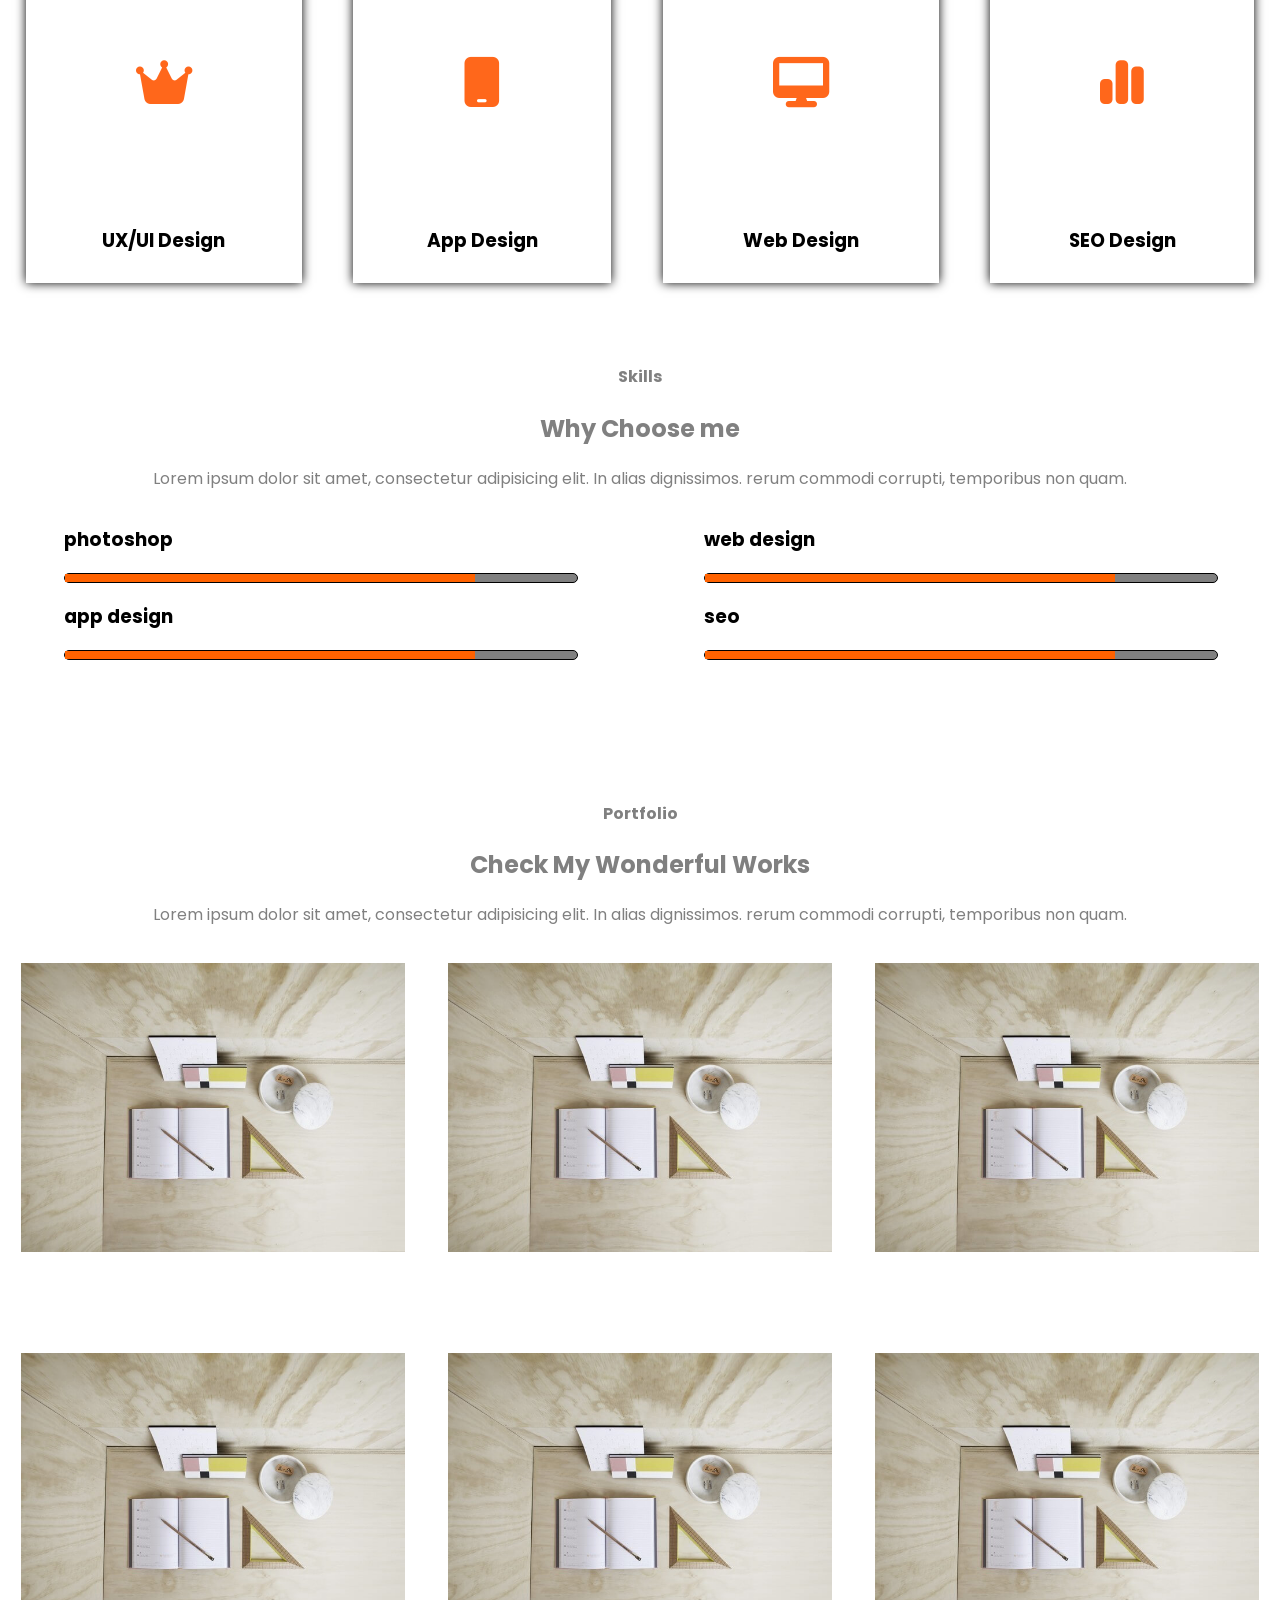
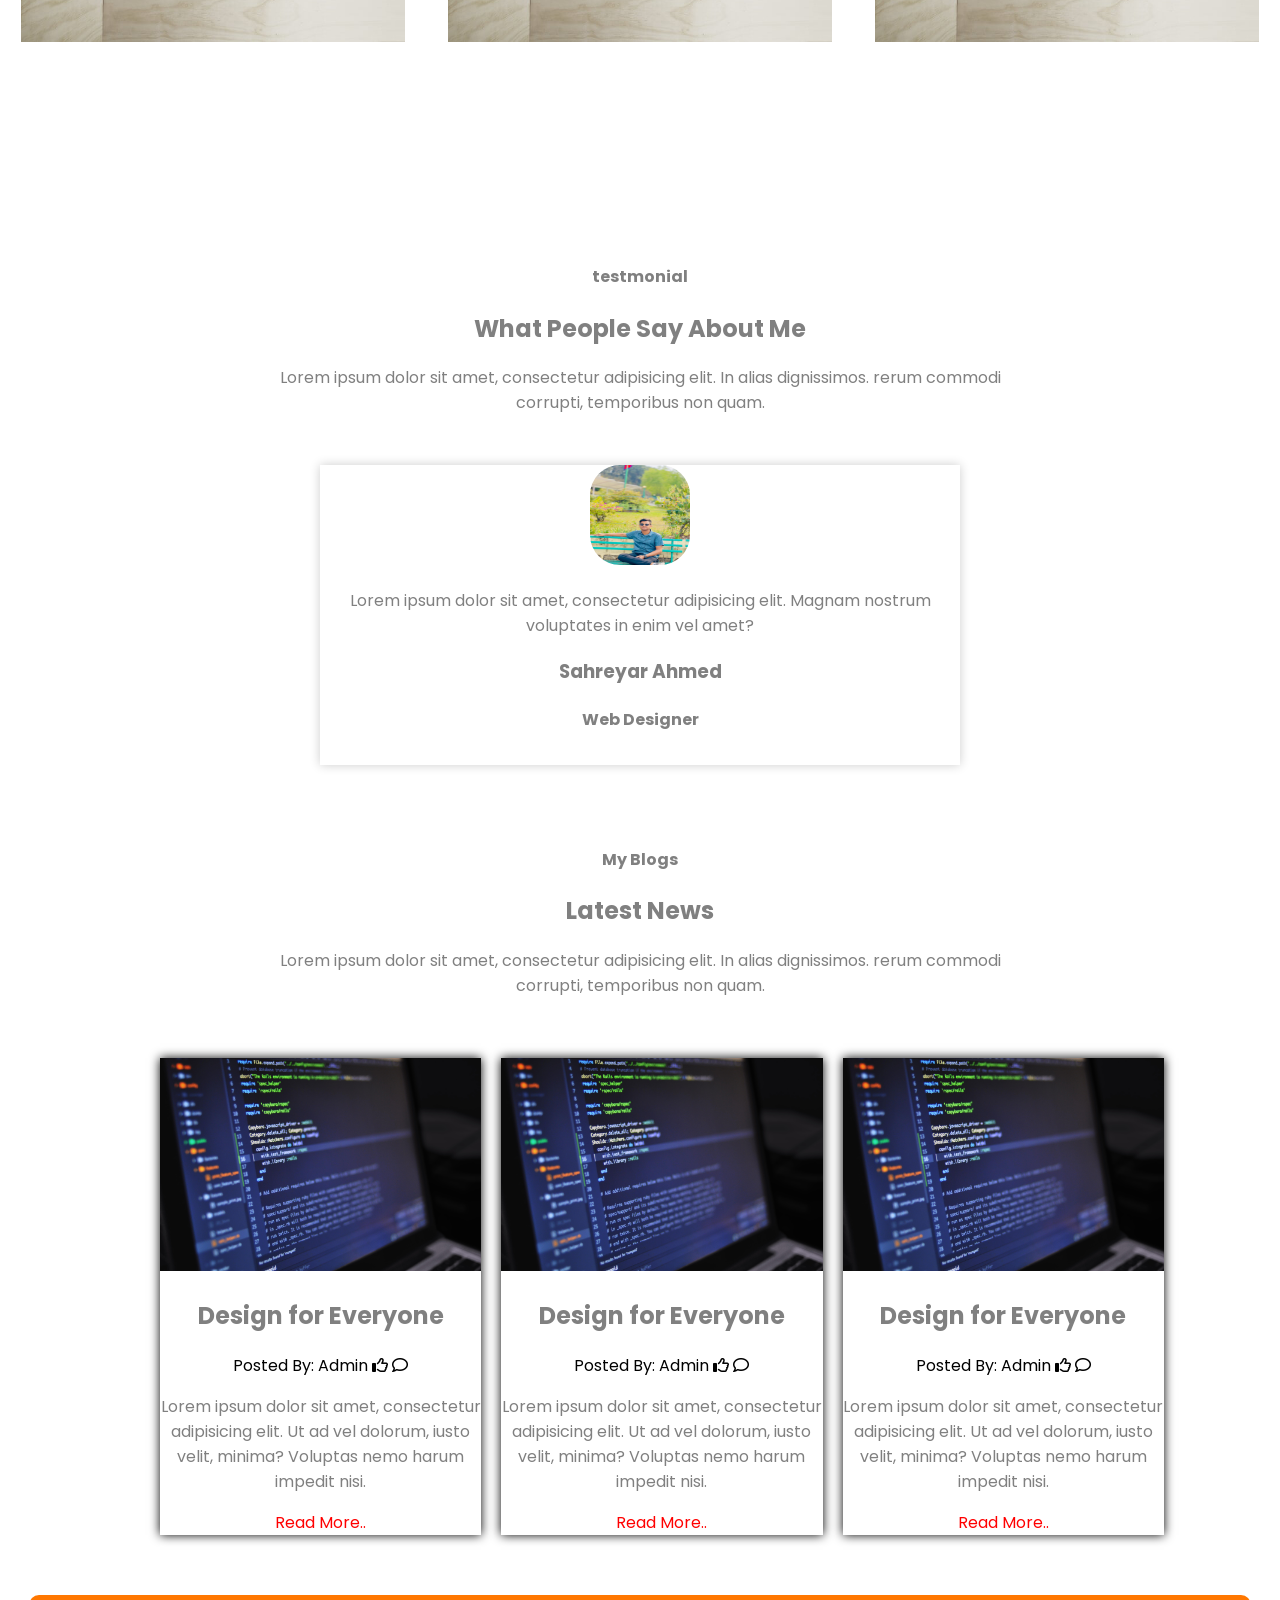
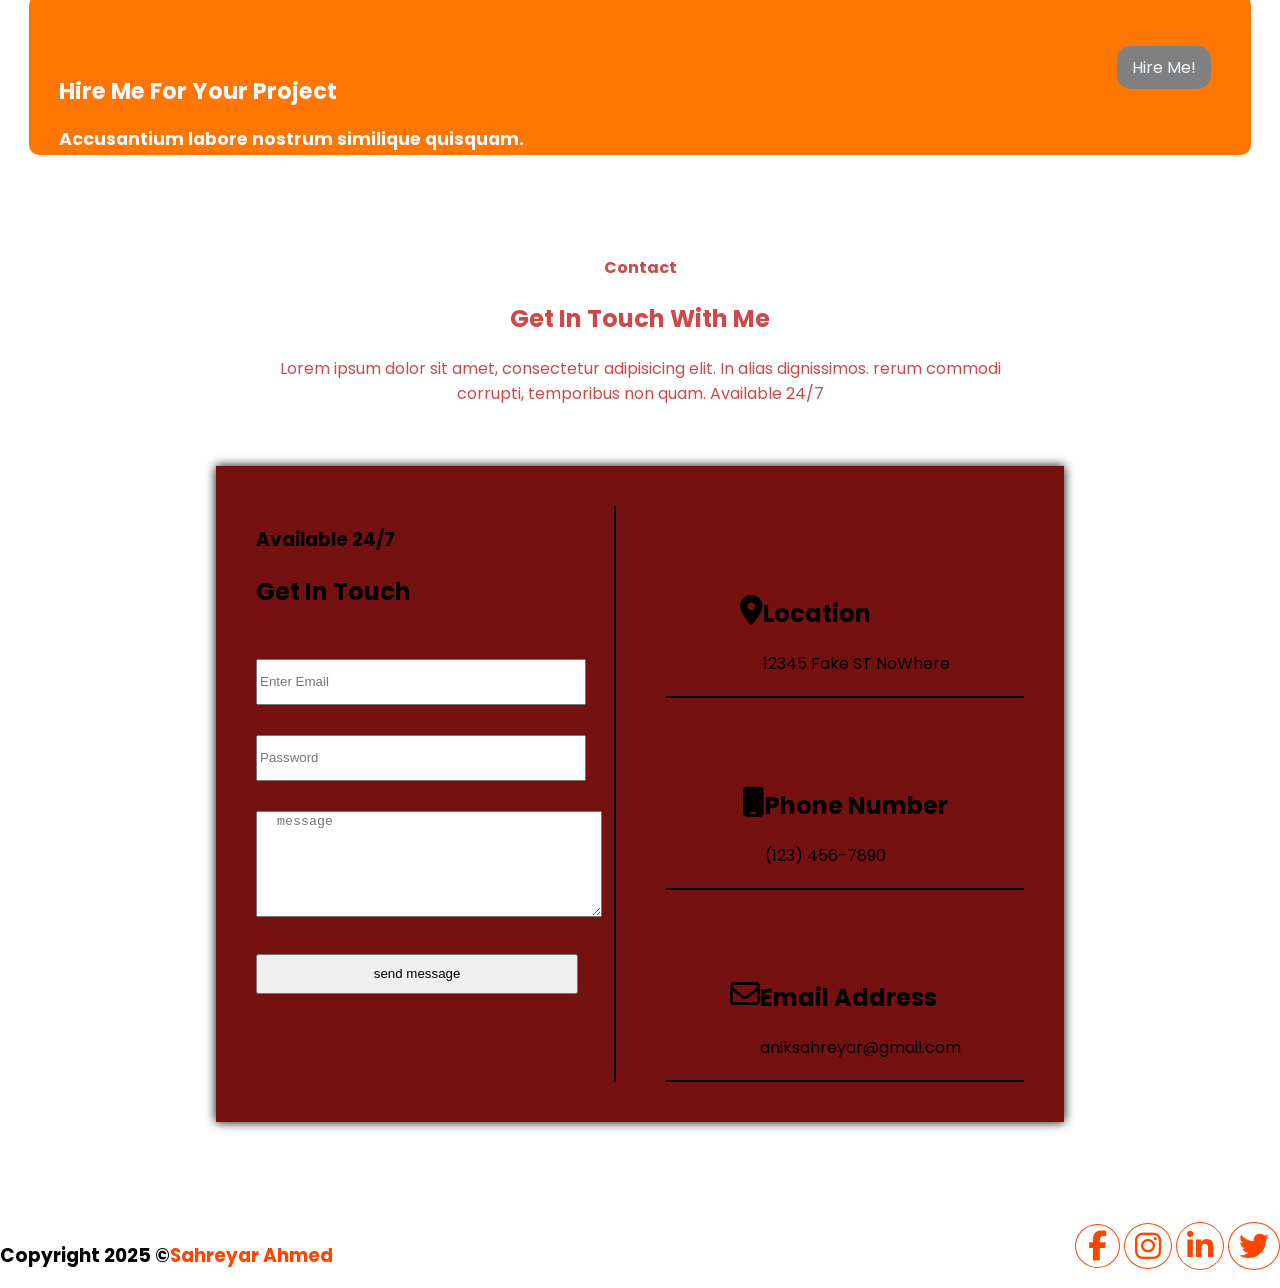
<file: home.html>
<!DOCTYPE html>
<html>

<head>
    <link rel="stylesheet" href="https://cdnjs.cloudflare.com/ajax/libs/font-awesome/6.4.2/css/all.min.css" integrity="sha512-z3gLpd7yknf1YoNbCzqRKc4qyor8gaKU1qmn+CShxbuBusANI9QpRohGBreCFkKxLhei6S9CQXFEbbKuqLg0DA==" crossorigin="anonymous" referrerpolicy="no-referrer"
    />
    <link rel="preconnect" href="https://fonts.googleapis.com">
    <link rel="preconnect" href="https://fonts.gstatic.com" crossorigin>
    <link href="https://fonts.googleapis.com/css2?family=Lobster&family=Poppins:wght@100;200;300;400;500;600;700;800;900&display=swap" rel="stylesheet">
    <link rel="stylesheet" href="style.css">
</head>

<body>
    <div class="header">
        <div class="logo">
            <img src="logo.png">

        </div>
        <div class="menu">
            <ul>
                <li>
                    <a href="#">HOME</a>
                </li>
                <li>
                    <a href="about.html">About</a>
                </li>
                <li>
                    <a href="service.html">Service</a>
                </li>
                <li>
                    <a href="portfolio.html">portfolio</a>
                </li>
                <li>
                    <a href="blog.html">Blog</a>
                </li>
                <li>
                    <a href="testmonial.html">Testmonial</a>
                </li>
                <li>
                    <a href="contact.html">Contact</a>
                </li>


            </ul>

        </div>
    </div>

    <!-- banner -->
    <div class="banner">
        <div class="banner_content">
            <div class="bc_header">
                <h3>hello, I'm</h3>
                <h1>Sahreyar Ahmed</h1>
                <h3>Web Designer</h3>

                <div class="bc_button">
                    <a href="#">Hire Me</a>
                    <a href="#">Download CV</a>
                </div>
                <div class="banner_icon">

                    <a href="#"><i class="fa-brands fa-facebook-f facebook"></i></a>
                    <a href="#"><i class="fa-brands fa-instagram instagram"></i></a>
                    <a href="#"><i class="fa-brands fa-linkedin-in linkdin"></i></a>
                    <a href="#"><i class="fa-brands fa-twitter twitter"></i></a>

                </div>
            </div>

        </div>
        <div class="banner_img">
            <img src="anik.jpeg">
        </div>
    </div>


    <!-- about -->
    <div class="about">
        <div class="about_count">
            <ul>
                <li class="one">
                    <h3>114</h3>
                    <h4>project 1</h4>
                </li>
                <li>
                    <h3>194</h3>
                    <h4>project 2</h4>
                </li>
                <li>
                    <h3>124</h3>
                    <h4>project 3</h4>
                </li>
            </ul>
        </div>
        <div class="info">
            <div class="info_img">    
            </div>
            <div class="info_content">
                <h2>Sahreyar Ahmed</h2>
                <h3>web designer</h3>
                <h4>I’m a Web Designer passionate about crafting visually engaging and user-friendly digital experiences.
                    I blend creativity with modern design principles to build responsive, accessible, and impactful websites.
                    Always learning and evolving, I aim to turn ideas into beautiful, functional online experiences.</h4>
                <a href="#">Download CV</a>
            </div>
        </div>

    </div>


    <!-- service -->

    <div class="service">
        <div class="service_content">
            <h4>Service</h4>
            <h2>What I Do</h2>
            <p>Lorem ipsum dolor sit amet, consectetur adipisicing elit. In alias dignissimos. rerum commodi corrupti, temporibus non quam. </p>
        </div>


        <div class="service_list">

            <div class="service_item">
                <a href="#"><i class="fa-solid fa-crown"></i></a>
                <h3>UX/UI Design</h3>
            </div>
            <div class="service_item">
                <a href="#"><i class="fa-solid fa-mobile"></i></a>
                <h3>App Design</h3>
            </div>
            <div class="service_item">
                <a href="#"><i class="fa-solid fa-desktop"></i></a>
                <h3>Web Design</h3>
            </div>
            <div class="service_item">
                <a href="#"><i class="fa-solid fa-chart-simple "></i></a>
                <h3>SEO Design</h3>
            </div>
        </div>
    </div>


    <!-- skill -->

    <div class="skill">
        <div class="skill_content">
            <h4>Skills</h4>
            <h2>Why Choose me</h2>
            <p>Lorem ipsum dolor sit amet, consectetur adipisicing elit. In alias dignissimos. rerum commodi corrupti, temporibus non quam.</p>
        </div>

        <div class="progress">
            <div class="pi">

                <h3>photoshop</h3>

                <div class="p_bar">
                    <div class="pb_child"></div>
                </div>
            </div>
            <div class="pi">
                <h3>web design</h3>
                <div class="p_bar">
                    <div class="pb_child"></div>
                </div>
            </div>
            <div class="pi">
                <h3>app design</h3>
                <div class="p_bar">
                    <div class="pb_child"></div>
                </div>
            </div>
            <div class="pi">
                <h3>seo</h3>
                <div class="p_bar">
                    <div class="pb_child"></div>
                </div>
            </div>
        </div>
    </div>

    <!-- portfolio -->

    <div class="portfolio">
        <div class="portfolio_content">
            <h4>Portfolio</h4>
            <h2>Check My Wonderful Works</h2>
            <p>Lorem ipsum dolor sit amet, consectetur adipisicing elit. In alias dignissimos. rerum commodi corrupti, temporibus non quam.

            </p>
        </div>

        <div class="portfolio_item">
            <div class="porfolio_i_list">
                <img src="folio-1.jpg">
                <div class="pil_content">
                    <h3>project title</h3>
                    <div class="p_link">
                        <a href="#"><i class="fa-solid fa-link"></i></a>
                        <a href="#"><i class="fa-solid fa-magnifying-glass"></i></a>
                    </div>
                </div>

            </div>
            <div class="porfolio_i_list">
                <img src="folio-1.jpg">
                <div class="pil_content">
                    <h3>project title</h3>

                    <div class="p_link">
                        <a href="#"><i class="fa-solid fa-link"></i></a>
                        <a href="#"><i class="fa-solid fa-magnifying-glass"></i></a>
                    </div>

                </div>

            </div>
            <div class="porfolio_i_list">
                <img src="folio-1.jpg">
                <div class="pil_content">
                    <h3>project title</h3>
                    <div class="p_link">
                        <a href="#"><i class="fa-solid fa-link"></i></a>
                        <a href="#"><i class="fa-solid fa-magnifying-glass"></i></a>
                    </div>
                </div>

            </div>
            <div class="porfolio_i_list">
                <img src="folio-1.jpg">
                <div class="pil_content">
                    <h3>project title</h3>
                    <div class="p_link">
                        <a href="#"><i class="fa-solid fa-link"></i></a>
                        <a href="#"><i class="fa-solid fa-magnifying-glass"></i></a>
                    </div>
                </div>

            </div>
            <div class="porfolio_i_list">
                <img src="folio-1.jpg">
                <div class="pil_content">
                    <h3>project title</h3>
                    <div class="p_link">
                        <a href="#"><i class="fa-solid fa-link"></i></a>
                        <a href="#"><i class="fa-solid fa-magnifying-glass"></i></a>
                    </div>

                </div>

            </div>
            <div class="porfolio_i_list">
                <img src="folio-1.jpg">
                <div class="pil_content">
                    <h3>project title</h3>
                    <div class="p_link">
                        <a href="#"><i class="fa-solid fa-link"></i></a>
                        <a href="#"><i class="fa-solid fa-magnifying-glass"></i></a>
                    </div>
                </div>

            </div>
        </div>
    </div>
    <!-- testmonial  -->

    <div class="testmonial">
        <div class="testmonial_content">
            <h4>testmonial</h4>
            <h2>What People Say About Me</h2>
            <p>Lorem ipsum dolor sit amet, consectetur adipisicing elit. In alias dignissimos. rerum commodi corrupti, temporibus non quam.

            </p>
        </div>
        <div class="t_box">
            <img src="anik.jpeg">
            <p>Lorem ipsum dolor sit amet, consectetur adipisicing elit. Magnam nostrum voluptates in enim vel amet?

            </p>
            <h3>Sahreyar Ahmed</h3>
            <h4>Web Designer</h4>
        </div>
    </div>


    <!-- blog  -->

    <div class="blog">
        <div class="blog_content">
            <h4>My Blogs</h4>
            <h2>Latest News</h2>
            <p>Lorem ipsum dolor sit amet, consectetur adipisicing elit. In alias dignissimos. rerum commodi corrupti, temporibus non quam.

            </p>
        </div>
        <div class="blogs">
            <div class="blog_item">
                <img src="html.jpg">
                <h2>Design for Everyone</h2>
                <a href="#">Posted By: Admin</a>
                <a href="#"><i class="fa-regular fa-thumbs-up"></i></a>
                <a href="#"><i class="fa-regular fa-comment"></i></a>
                <p>Lorem ipsum dolor sit amet, consectetur adipisicing elit. Ut ad vel dolorum, iusto velit, minima? Voluptas nemo harum impedit nisi.</p>
                <a class="tow" href="#">Read More..</a>
            </div>
            <div class="blog_item">
                <img src="html.jpg">
                <h2>Design for Everyone</h2>
                <a href="#">Posted By: Admin</a>
                <a href="#"><i class="fa-regular fa-thumbs-up"></i></a>
                <a href="#"><i class="fa-regular fa-comment"></i></a>
                <p>Lorem ipsum dolor sit amet, consectetur adipisicing elit. Ut ad vel dolorum, iusto velit, minima? Voluptas nemo harum impedit nisi.</p>
                <a class="tow" href="#">Read More..</a>
            </div>
            <div class="blog_item">
                <img src="html.jpg">
                <h2>Design for Everyone</h2>
                <a href="#">Posted By: Admin</a>
                <a href="#"><i class="fa-regular fa-thumbs-up"></i></a>
                <a href="#"><i class="fa-regular fa-comment"></i></a>
                <p>Lorem ipsum dolor sit amet, consectetur adipisicing elit. Ut ad vel dolorum, iusto velit, minima? Voluptas nemo harum impedit nisi.</p>
                <a class="tow" href="#">Read More..</a>
            </div>
        </div>
    </div>

    <!-- simpl bar -->
    <div class="simple_bar">
        <div class="fst_content">
            <h2>Hire Me For Your Project</h2>
            <h3> Accusantium labore nostrum similique quisquam.</h3>
        </div>
        <div class="snd_content">
            <a href="#">Hire Me!</a>
        </div>
    </div>


    <!-- contact  -->

    <div class="contact">
        <div class="contact_content">
            <h4>Contact</h4>
            <h2>Get In Touch With Me</h2>
            <p>Lorem ipsum dolor sit amet, consectetur adipisicing elit. In alias dignissimos. rerum commodi corrupti, temporibus non quam. Available 24/7</p>
        </div>

        <div class="contact_item">
            <div class="contact_form">
                <h3>Available 24/7</h3>
                <h2>Get In Touch</h2>

                <form>
                    <input type="email" placeholder="Enter Email">
                    <input type="password" placeholder="Password">
                    <textarea placeholder="message"></textarea>
                    <input type="submit" value="send message">
                </form>
            </div>
            <div class="contact_address">
                <div class="ca_iteam">
                    <div class="ca_icon">
                        <i class="fa-solid fa-location-dot"></i>
                    </div>
                    <div class="ca_content">
                        <h2>Location</h2>
                        <p>12345 Fake ST NoWhere </p>
                    </div>

                </div>
                <div class="ca_iteam">
                    <div class="ca_icon">
                        <i class="fa-solid fa-mobile"></i>
                    </div>
                    <div class="ca_content">
                        <h2>Phone Number</h2>
                        <p>(123) 456-7890</p>
                    </div>

                </div>
                <div class="ca_iteam">
                    <div class="ca_icon">
                        <i class="fa-regular fa-envelope"></i>
                    </div>
                    <div class="ca_content">
                        <h2>Email Address</h2>
                        <p> aniksahreyar@gmail.com</p>
                    </div>

                </div>

            </div>

        </div>

    </div>


    <!-- footer  -->


    <div class="footer">
        <div class="footer_content">
            <h3>Copyright 2025 &copy; </h3>
            <div class="cr_name">
                <h3> Sahreyar Ahmed</h3>
            </div>


        </div>
        <div class="footer_icon">
            <a href="#"><i class="fa-brands fa-facebook-f facebook"></i></a>
            <a href="#"><i class="fa-brands fa-instagram instagram"></i></a>
            <a href="#"><i class="fa-brands fa-linkedin-in linkdin"></i></a>
            <a href="#"><i class="fa-brands fa-twitter twitter"></i></a>

        </div>
    </div>

</body>

</html>
</file>
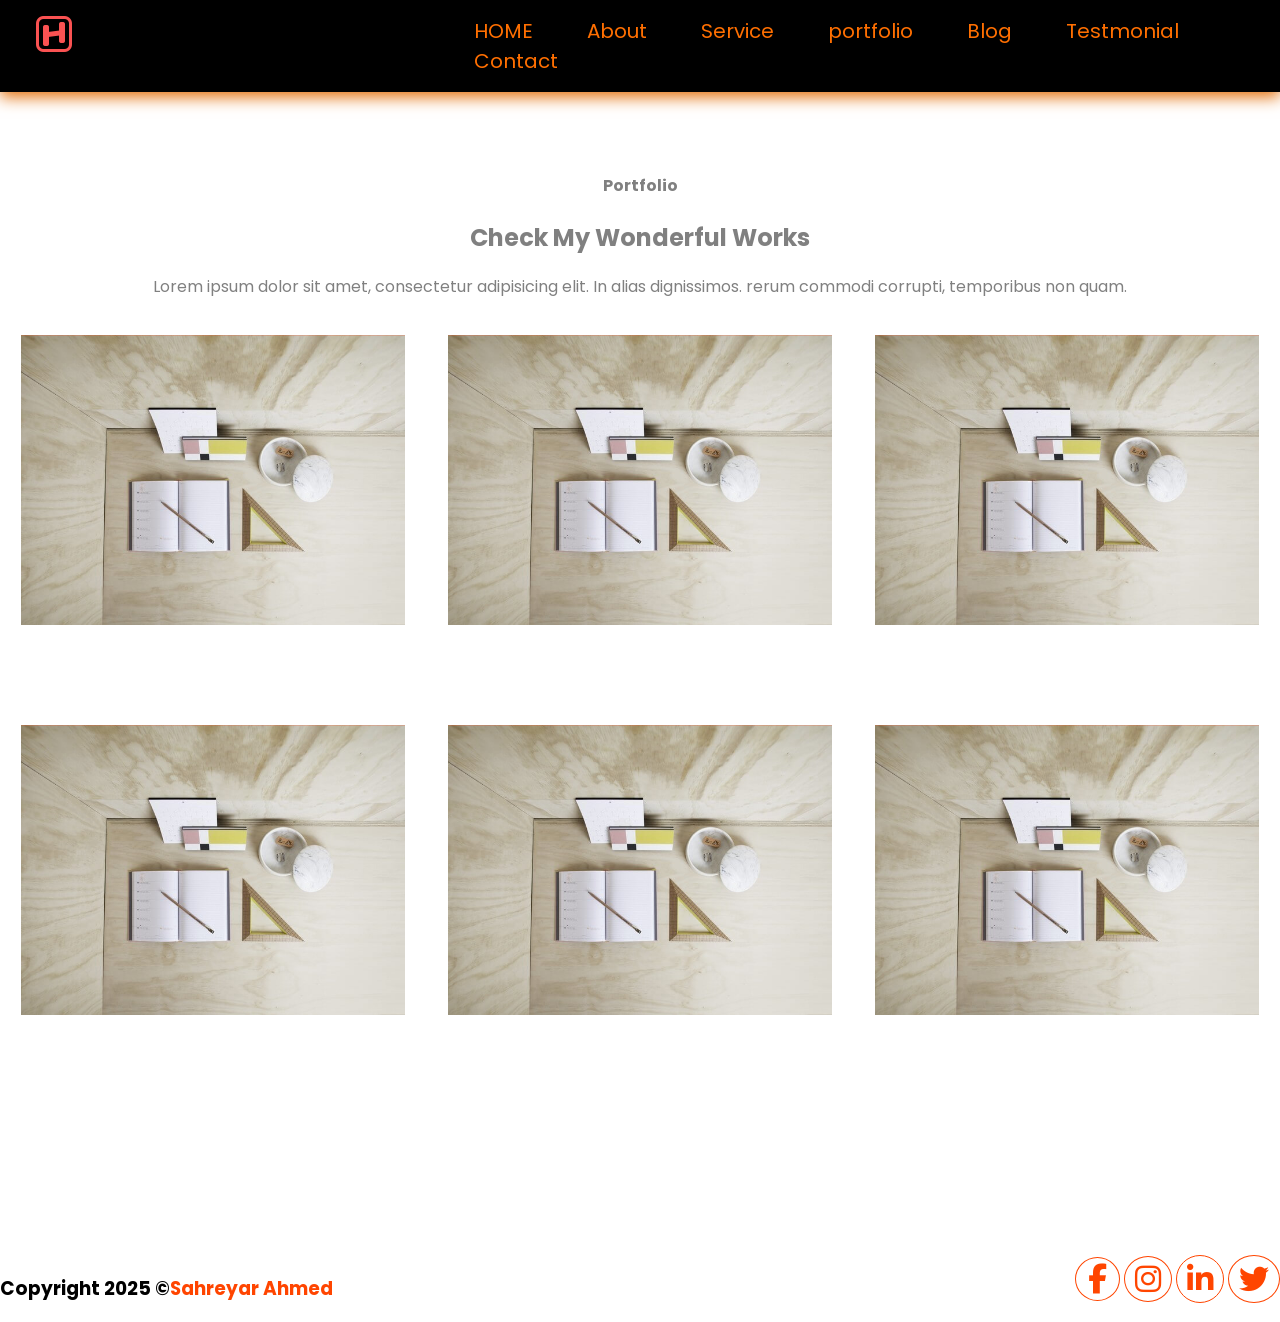
<file: portfolio.html>
<!DOCTYPE html>
<html>

<head>
    <link rel="stylesheet" href="https://cdnjs.cloudflare.com/ajax/libs/font-awesome/6.4.2/css/all.min.css" integrity="sha512-z3gLpd7yknf1YoNbCzqRKc4qyor8gaKU1qmn+CShxbuBusANI9QpRohGBreCFkKxLhei6S9CQXFEbbKuqLg0DA==" crossorigin="anonymous" referrerpolicy="no-referrer"
    />
    <link rel="preconnect" href="https://fonts.googleapis.com">
    <link rel="preconnect" href="https://fonts.gstatic.com" crossorigin>
    <link href="https://fonts.googleapis.com/css2?family=Lobster&family=Poppins:wght@100;200;300;400;500;600;700;800;900&display=swap" rel="stylesheet">
    <link rel="stylesheet" href="style.css">
</head>

<body>
    <div class="header">
        <div class="logo">
            <img src="logo.png">

        </div>
        <div class="menu">
            <ul>
                <li>
                    <a href="#">HOME</a>
                </li>
                <li>
                    <a href="about.html">About</a>
                </li>
                <li>
                    <a href="service.html">Service</a>
                </li>
                <li>
                    <a href="portfolio.html">portfolio</a>
                </li>
                <li>
                    <a href="blog.html">Blog</a>
                </li>
                <li>
                    <a href="testmonial.html">Testmonial</a>
                </li>
                <li>
                    <a href="contact.html">Contact</a>
                </li>

            </ul>

        </div>
    </div>


    <div class="portfolio">
        <div class="portfolio_content">
            <h4>Portfolio</h4>
            <h2>Check My Wonderful Works</h2>
            <p>Lorem ipsum dolor sit amet, consectetur adipisicing elit. In alias dignissimos. rerum commodi corrupti, temporibus non quam.

            </p>
        </div>

        <div class="portfolio_item">
            <div class="porfolio_i_list">
                <img src="folio-1.jpg">
                <div class="pil_content">
                    <h3>project title</h3>
                    <div class="p_link">
                        <a href="#"><i class="fa-solid fa-link"></i></a>
                        <a href="#"><i class="fa-solid fa-magnifying-glass"></i></a>
                    </div>
                </div>

            </div>
            <div class="porfolio_i_list">
                <img src="folio-1.jpg">
                <div class="pil_content">
                    <h3>project title</h3>

                    <div class="p_link">
                        <a href="#"><i class="fa-solid fa-link"></i></a>
                        <a href="#"><i class="fa-solid fa-magnifying-glass"></i></a>
                    </div>

                </div>

            </div>
            <div class="porfolio_i_list">
                <img src="folio-1.jpg">
                <div class="pil_content">
                    <h3>project title</h3>
                    <div class="p_link">
                        <a href="#"><i class="fa-solid fa-link"></i></a>
                        <a href="#"><i class="fa-solid fa-magnifying-glass"></i></a>
                    </div>
                </div>

            </div>
            <div class="porfolio_i_list">
                <img src="folio-1.jpg">
                <div class="pil_content">
                    <h3>project title</h3>
                    <div class="p_link">
                        <a href="#"><i class="fa-solid fa-link"></i></a>
                        <a href="#"><i class="fa-solid fa-magnifying-glass"></i></a>
                    </div>
                </div>

            </div>
            <div class="porfolio_i_list">
                <img src="folio-1.jpg">
                <div class="pil_content">
                    <h3>project title</h3>
                    <div class="p_link">
                        <a href="#"><i class="fa-solid fa-link"></i></a>
                        <a href="#"><i class="fa-solid fa-magnifying-glass"></i></a>
                    </div>

                </div>

            </div>
            <div class="porfolio_i_list">
                <img src="folio-1.jpg">
                <div class="pil_content">
                    <h3>project title</h3>
                    <div class="p_link">
                        <a href="#"><i class="fa-solid fa-link"></i></a>
                        <a href="#"><i class="fa-solid fa-magnifying-glass"></i></a>
                    </div>
                </div>

            </div>
        </div>
    </div>


    <div class="footer">
        <div class="footer_content">
            <h3>Copyright 2025 &copy; </h3>
            <div class="cr_name">
                <h3> Sahreyar Ahmed</h3>
            </div>


        </div>
        <div class="footer_icon">
            <a href="#"><i class="fa-brands fa-facebook-f facebook"></i></a>
            <a href="#"><i class="fa-brands fa-instagram instagram"></i></a>
            <a href="#"><i class="fa-brands fa-linkedin-in linkdin"></i></a>
            <a href="#"><i class="fa-brands fa-twitter twitter"></i></a>

        </div>
    </div>

</body>

</html>
</file>
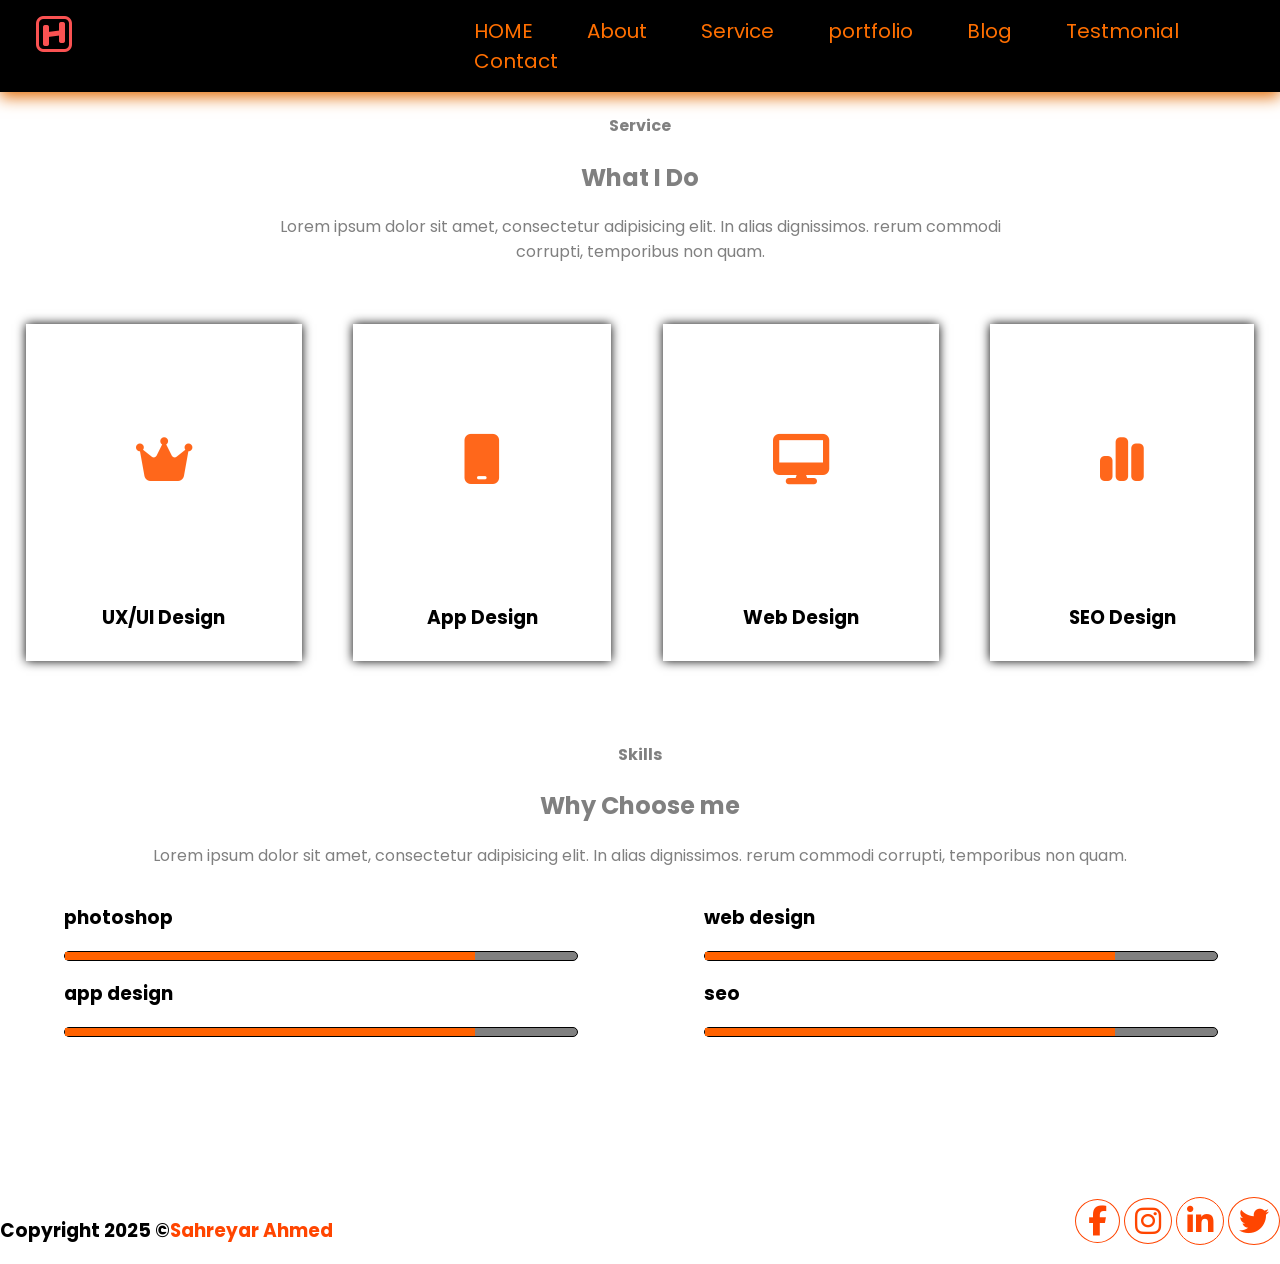
<file: service.html>
<!DOCTYPE html>
<html>

<head>
    <link rel="stylesheet" href="https://cdnjs.cloudflare.com/ajax/libs/font-awesome/6.4.2/css/all.min.css" integrity="sha512-z3gLpd7yknf1YoNbCzqRKc4qyor8gaKU1qmn+CShxbuBusANI9QpRohGBreCFkKxLhei6S9CQXFEbbKuqLg0DA==" crossorigin="anonymous" referrerpolicy="no-referrer"
    />
    <link rel="preconnect" href="https://fonts.googleapis.com">
    <link rel="preconnect" href="https://fonts.gstatic.com" crossorigin>
    <link href="https://fonts.googleapis.com/css2?family=Lobster&family=Poppins:wght@100;200;300;400;500;600;700;800;900&display=swap" rel="stylesheet">
    <link rel="stylesheet" href="style.css">
</head>

<body>
    <div class="header">
        <div class="logo">
            <img src="logo.png">

        </div>
        <div class="menu">
            <ul>
                <li>
                    <a href="home.html">HOME</a>
                </li>
                <li>
                    <a href="about.html">About</a>
                </li>
                <li>
                    <a href="service.html">Service</a>
                </li>
                <li>
                    <a href="portfolio.html">portfolio</a>
                </li>
                <li>
                    <a href="blog.html">Blog</a>
                </li>
                <li>
                    <a href="testmonial.html">Testmonial</a>
                </li>
                <li>
                    <a href="contact.html">Contact</a>
                </li>

            </ul>

        </div>
    </div>



    <div class="service">
        <div class="service_content">
            <h4>Service</h4>
            <h2>What I Do</h2>
            <p>Lorem ipsum dolor sit amet, consectetur adipisicing elit. In alias dignissimos. rerum commodi corrupti, temporibus non quam. </p>
        </div>


        <div class="service_list">

            <div class="service_item">
                <a href="#"><i class="fa-solid fa-crown"></i></a>
                <h3>UX/UI Design</h3>
            </div>
            <div class="service_item">
                <a href="#"><i class="fa-solid fa-mobile"></i></a>
                <h3>App Design</h3>
            </div>
            <div class="service_item">
                <a href="#"><i class="fa-solid fa-desktop"></i></a>
                <h3>Web Design</h3>
            </div>
            <div class="service_item">
                <a href="#"><i class="fa-solid fa-chart-simple "></i></a>
                <h3>SEO Design</h3>
            </div>
        </div>
    </div>

    <div class="skill">
        <div class="skill_content">
            <h4>Skills</h4>
            <h2>Why Choose me</h2>
            <p>Lorem ipsum dolor sit amet, consectetur adipisicing elit. In alias dignissimos. rerum commodi corrupti, temporibus non quam.</p>
        </div>

        <div class="progress">
            <div class="pi">

                <h3>photoshop</h3>

                <div class="p_bar">
                    <div class="pb_child"></div>
                </div>
            </div>
            <div class="pi">
                <h3>web design</h3>
                <div class="p_bar">
                    <div class="pb_child"></div>
                </div>
            </div>
            <div class="pi">
                <h3>app design</h3>
                <div class="p_bar">
                    <div class="pb_child"></div>
                </div>
            </div>
            <div class="pi">
                <h3>seo</h3>
                <div class="p_bar">
                    <div class="pb_child"></div>
                </div>
            </div>
        </div>
    </div>



    <div class="footer">
        <div class="footer_content">
            <h3>Copyright 2025 &copy; </h3>
            <div class="cr_name">
                <h3> Sahreyar Ahmed</h3>
            </div>


        </div>
        <div class="footer_icon">
            <a href="#"><i class="fa-brands fa-facebook-f facebook"></i></a>
            <a href="#"><i class="fa-brands fa-instagram instagram"></i></a>
            <a href="#"><i class="fa-brands fa-linkedin-in linkdin"></i></a>
            <a href="#"><i class="fa-brands fa-twitter twitter"></i></a>

        </div>
    </div>

</body>

</html>
</file>
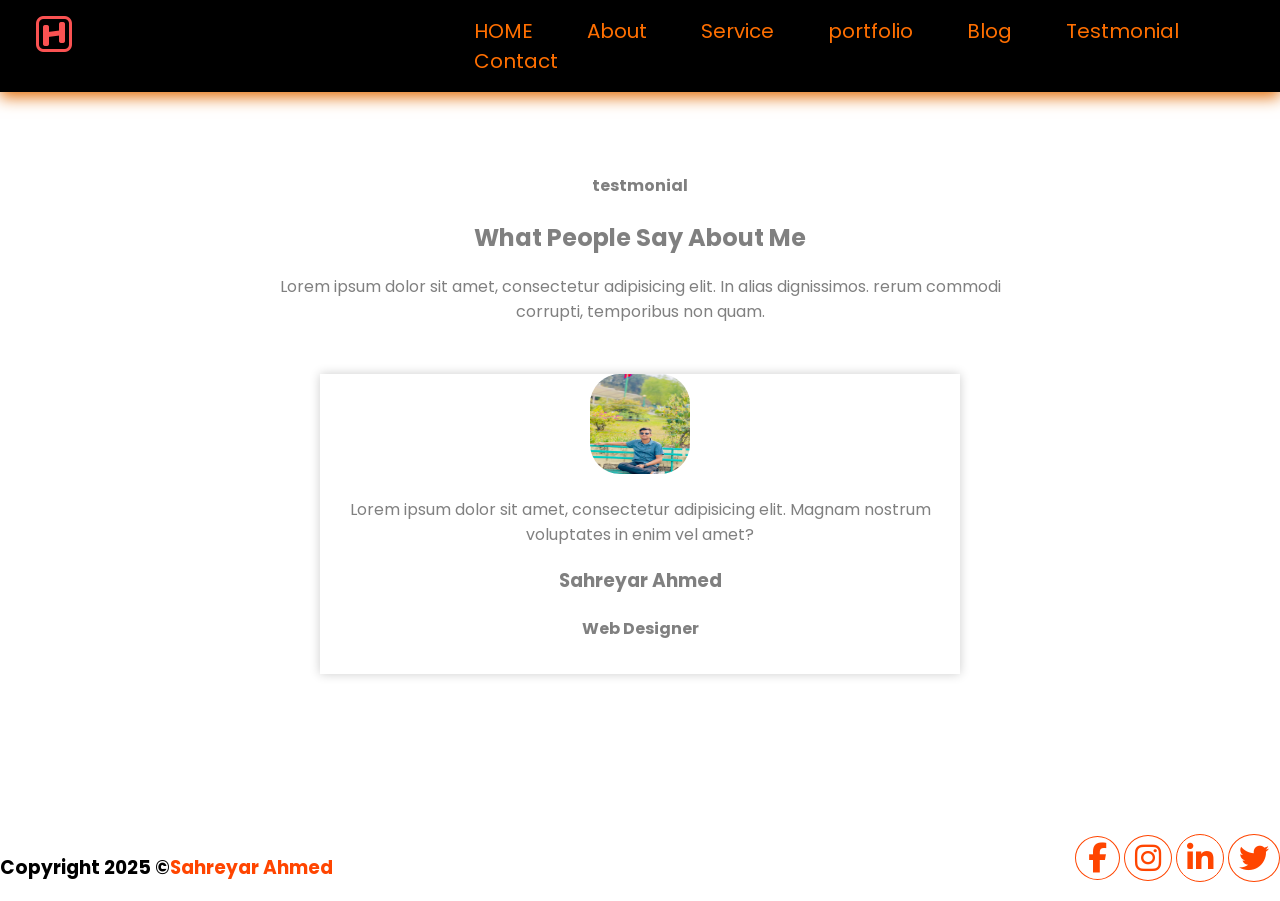
<file: testmonial.html>
<!DOCTYPE html>
<html>

<head>
    <link rel="stylesheet" href="https://cdnjs.cloudflare.com/ajax/libs/font-awesome/6.4.2/css/all.min.css" integrity="sha512-z3gLpd7yknf1YoNbCzqRKc4qyor8gaKU1qmn+CShxbuBusANI9QpRohGBreCFkKxLhei6S9CQXFEbbKuqLg0DA==" crossorigin="anonymous" referrerpolicy="no-referrer"
    />
    <link rel="preconnect" href="https://fonts.googleapis.com">
    <link rel="preconnect" href="https://fonts.gstatic.com" crossorigin>
    <link href="https://fonts.googleapis.com/css2?family=Lobster&family=Poppins:wght@100;200;300;400;500;600;700;800;900&display=swap" rel="stylesheet">
    <link rel="stylesheet" href="style.css">
</head>

<body>
    <div class="header">
        <div class="logo">
            <img src="logo.png">

        </div>
        <div class="menu">
            <ul>
                <li>
                    <a href="#">HOME</a>
                </li>
                <li>
                    <a href="about.html">About</a>
                </li>
                <li>
                    <a href="service.html">Service</a>
                </li>
                <li>
                    <a href="portfolio.html">portfolio</a>
                </li>
                <li>
                    <a href="blog.html">Blog</a>
                </li>
                <li>
                    <a href="testmonial.html">Testmonial</a>
                </li>
                <li>
                    <a href="contact.html">Contact</a>
                </li>

            </ul>

        </div>
    </div>



    <div class="testmonial">
        <div class="testmonial_content">
            <h4>testmonial</h4>
            <h2>What People Say About Me</h2>
            <p>Lorem ipsum dolor sit amet, consectetur adipisicing elit. In alias dignissimos. rerum commodi corrupti, temporibus non quam.

            </p>
        </div>
        <div class="t_box">
            <img src="anik.jpeg">
            <p>Lorem ipsum dolor sit amet, consectetur adipisicing elit. Magnam nostrum voluptates in enim vel amet?

            </p>
            <h3>Sahreyar Ahmed</h3>
            <h4>Web Designer</h4>
        </div>
    </div>



    <div class="footer">
        <div class="footer_content">
            <h3>Copyright 2025 &copy; </h3>
            <div class="cr_name">
                <h3> Sahreyar Ahmed</h3>
            </div>


        </div>
        <div class="footer_icon">
            <a href="#"><i class="fa-brands fa-facebook-f facebook"></i></a>
            <a href="#"><i class="fa-brands fa-instagram instagram"></i></a>
            <a href="#"><i class="fa-brands fa-linkedin-in linkdin"></i></a>
            <a href="#"><i class="fa-brands fa-twitter twitter"></i></a>

        </div>
    </div>

</body>

</html>
</file>
<file: style.css>
body {
    padding: 0px;
    margin: 0px;
    font-family: 'Poppins', sans-serif;
}

.header {
    background-color: black;
    display: flex;
    justify-content: space-between;
    flex-direction: row;
    box-shadow: 0px 5px 15px rgb(227, 111, 10);
}

.menu {
    width: 70%;
}

.logo {
    width: 30%;
}

.menu ul li {
    display: inline-block;
    list-style: none;
    margin-left: 30px;
}

.menu ul li a {
    text-decoration: none;
    color: rgb(255, 111, 0);
    font-size: 20px;
    margin-left: 20px;
}

.logo img {
    margin-left: 30px;
    margin-top: 10px;
}

.menu ul li a:hover {
    color: chartreuse;
}

.menu ul li.comp a {
    background-color: rgb(249, 214, 214);
    border-radius: 20px;
    padding: 10px 15px;
}

.banner {
    display: flex;
    flex-direction: row;
    justify-content: space-between;
    padding: 60px 0px;
}

.banner_content {
    width: 50%;
}

.bc_header h3 {
    margin: 10px;
}

.bc_header h1 {
    margin: 20px;
    font-family: 'Lobster', cursive;
}

.bc_header {
    margin-left: 60px;
    color: rgba(183, 58, 12, 0.605);
}

.bc_button {
    padding-top: 30px;
}

.bc_button a {
    background-color: rgb(255, 111, 0);
    padding: 10px;
    border-radius: 20px;
    text-decoration: none;
    color: black;
}

.bc_button a:hover {
    background-color: chartreuse;
    color: white;
}

.banner_img {
    width: 38%;
    height: 500px;
    margin-right: 520px;
    margin-right: 410px;
}

.banner_img img {
    width: 70%;
}

.banner_icon {
    margin-top: 30px;
}

.banner_icon a i {
    font-size: 30px;
    color: black;
    border: 1px solid;
    border-radius: 50%;
}

.banner_icon a i.facebook {
    padding: 6px 12px;
}

.banner_icon a i.instagram {
    padding: 7px 10px;
}

.banner_icon a i.linkdin {
    padding: 8px 10px;
}

.banner_icon a i.twitter {
    padding: 8px 10px;
}

.banner_icon a i:hover {
    background-color: rgb(255, 94, 0);
    color: aliceblue;
}

.about {
    padding: 60px 0px;
    margin-top: 220px;
    position: relative;
    text-align: center;
    border-top: .5px solid black;
    margin-top: -0px;
}

.about_count {
    position: absolute;
    background-color: white;
    box-shadow: 0px 2px 15px rgb(255, 119, 0);
    top: 0px;
    top: -70px;
    width: 50%;
    left: 25%;
    border-radius: 50px;
    border: solid 2px;
}

.about_count ul li {
    list-style: none;
    display: inline-block;
    border-left: 1px solid;
    margin-left: 10px;
    margin-right: 10px;
    padding-left: 10px;
}

.about_count ul li.one {
    border: none;
}

.info {
    display: flex;
    flex-direction: row;
    justify-content: space-between;
    padding: 60px 0px;
}

.info_content {
    margin-top: 120px;
    text-align: center;
    color: black;
}

.info_content h2 {
    font-family: 'Lobster', cursive;
}

.info_content a {
    background-color: rgb(255, 111, 0);
    padding: 10px;
    border-radius: 50px;
    text-decoration: none;
    color: black;
}

.info_content a:hover {
    color: white;
    background-color: chartreuse;
}

.info_img img {
    border-radius: 80px;
    width: 400px;
    height: 400px;
}

.service_content {
    width: 60%;
    margin: 0px auto;
    text-align: center;
    padding-top: -50px;
    color: grey;
}

.service_list {
    display: flex;
    flex-direction: row;
    justify-content: space-around;
    margin-top: 60px;
}

.service_item {
    background-color: white;
    box-shadow: 0px 0px 10px black;
    padding: 10px;
    text-align: center;
}

.service_item i {
    font-size: 50px;
    color: rgba(255, 85, 0, 0.895);
    padding: 100px;
}

.service_item a i:hover {
    color: aliceblue;
}

.service_item:hover {
    color: aliceblue;
    background-color: rgba(255, 85, 0, 0.895);
}

.skill {
    padding: 60px 0px;
}

.skill_content {
    color: gray;
    width: 80%;
    margin: 0px auto;
    text-align: center;
}

.progress {
    display: flex;
    flex-wrap: wrap;
    justify-content: space-around;
}

.pi {
    width: 40%;
}

.p_bar {
    background-color: gray;
    width: 100%;
    height: 8px;
    border-radius: 20px;
    border: solid .5px black;
}

.pb_child {
    background-color: rgb(255, 98, 0);
    width: 80%;
    height: 8px;
}

.portfolio {
    padding: 60px 0px;
}

.portfolio_item {
    display: flex;
    flex-wrap: wrap;
    justify-content: space-around;
}

.portfolio_content {
    width: 80%;
    margin: 0px auto;
    text-align: center;
    color: grey;
}

.porfolio_i_list {
    width: 30%;
    height: 370px;
    position: relative;
    overflow: hidden;
    margin-left: 20px;
    margin-right: 20px;
    margin-top: 20px;
}

.porfolio_i_list img {
    width: 100%;
}

.pil_content {
    position: absolute;
    background-color: rgba(255, 94, 49, 0.4);
    top: 0px;
    width: 100%;
    height: 92%;
    transform: translateY(-100%);
    display: flex;
    flex-direction: column;
    justify-content: center;
    align-items: center;
}

.p_link {
    display: flex;
    flex-direction: row;
}

.pil_content a {
    padding-left: 30px;
    font-size: 30px;
    color: black;
}

.porfolio_i_list:hover .pil_content {
    transform: translateY(-0%);
    transition: .5s;
}

.testmonial {
    padding: 60px 0px;
}

.testmonial_content {
    width: 60%;
    text-align: center;
    margin: 0px auto;
    color: grey;
}

.t_box img {
    width: 100px;
    height: 100px;
    border-radius: 30%;
}

.t_box {
    width: 50%;
    height: 300px;
    box-shadow: 0px 0px 10px rgb(0, 0, 0, .2);
    text-align: center;
    margin: 0px auto;
    margin-top: 50px;
    color: grey;
}

.blog_content {
    width: 60%;
    text-align: center;
    margin: 0px auto;
    color: grey;
}

.blog_item {
    align-items: center;
    background-color: white;
    box-shadow: 0px 0px 10px black;
    text-align: center;
    margin-left: 10px;
    margin-right: 10px;
    color: grey;
}

.blogs {
    padding-left: 150px;
    width: 80%;
    display: flex;
    flex-direction: row;
    justify-content: space-between;
    margin-top: 60px;
}

.blog_item img {
    width: 100%;
}

.blog_item a {
    color: black;
    text-decoration: none;
}

.blog_item a.tow {
    color: red;
}

.simple_bar {
    width: 90%;
    height: 100px;
    border-radius: 10px;
    background-color: rgb(255, 119, 0);
    margin: 0px auto;
    color: aliceblue;
    display: flex;
    flex-direction: row;
    justify-content: space-between;
    margin-top: 60px;
    padding-top: 60px;
    padding-left: 30px;
    padding-right: 40px;
}

.fst_content {
    font-size: 15px;
    width: 70%;
}

.snd_content a {
    padding: 10px 15px;
    background-color: gray;
    border-radius: 14px;
    text-decoration: none;
    color: aliceblue;
    width: 90%;
}

.snd_content a:hover {
    background-color: chartreuse;
}

.contact_content {
    width: 60%;
    margin: 0px auto;
    text-align: center;
    color: rgb(203, 73, 73);
    margin-top: 100px;
}

.contact_item {
    width: 60%;
    margin: 0px auto;
    box-shadow: 0px 0px 10px black;
    background-color: #761111;
    display: flex;
    flex-direction: row;
    justify-content: space-between;
    padding: 40px;
    margin-top: 60px;
}

.contact_form form input {
    width: 90%;
    height: 40px;
    margin-top: 30px;
}

.contact_form {
    width: 50%;
}

.contact_form form textarea {
    width: 90%;
    height: 100px;
    margin-top: 30px;
    padding-left: 20px;
}

.contact_address {
    width: 50%;
    padding-left: 50px;
    border-left: 2px solid black;
}

.ca_iteam {
    display: flex;
    flex-direction: row;
    justify-content: center;
    align-items: center;
    margin-top: 40px;
    border-bottom: 2px solid black;
    padding-bottom: 20px;
}

.ca_content h2 {
    margin-top: 50px;
}

.ca_content {
    margin-bottom: 80px;
}

.ca_icon i {
    font-size: 30px;
}

.ca_content {
    margin: 0px;
}

.ca_content p {
    margin: 0px auto;
}

.footer {
    display: flex;
    flex-direction: row;
    justify-content: space-between;
    margin-top: 100px;
}

.footer_icon {
    padding-left: 100px;
}

.footer_icon a i {
    font-size: 30px;
    color: orangered;
    border: 1px solid orangered;
    border-radius: 50%;
}

.footer_icon a i.facebook {
    padding: 6px 12px;
}

.footer_icon a i.instagram {
    padding: 7px 10px;
}

.footer_icon a i.linkdin {
    padding: 8px 10px;
}

.footer_icon a i.twitter {
    padding: 8px 10px;
}

.footer_icon a i:hover {
    background-color: rgb(255, 94, 0);
    color: aliceblue;
}

.cr_name h3 {
    color: orangered;
}

.footer_content {
    display: flex;
    flex-direction: row;
}
</file>
